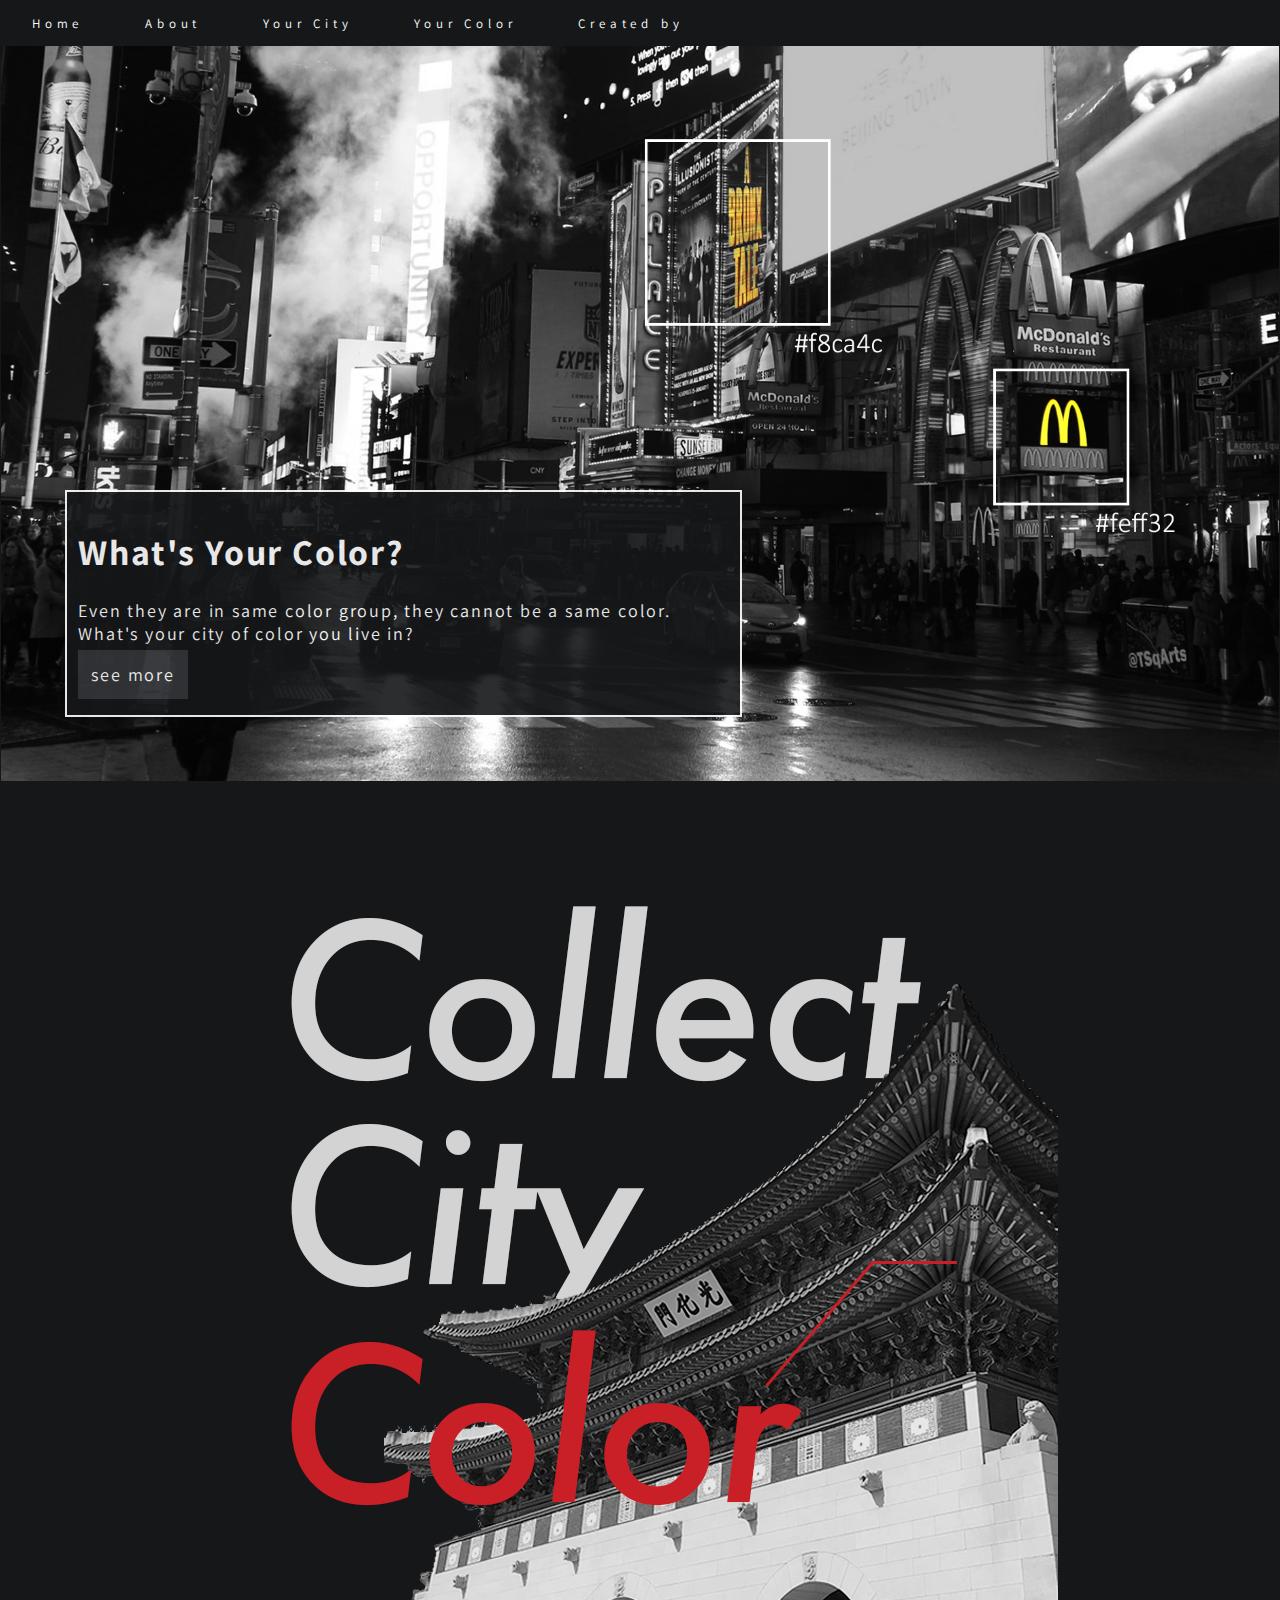
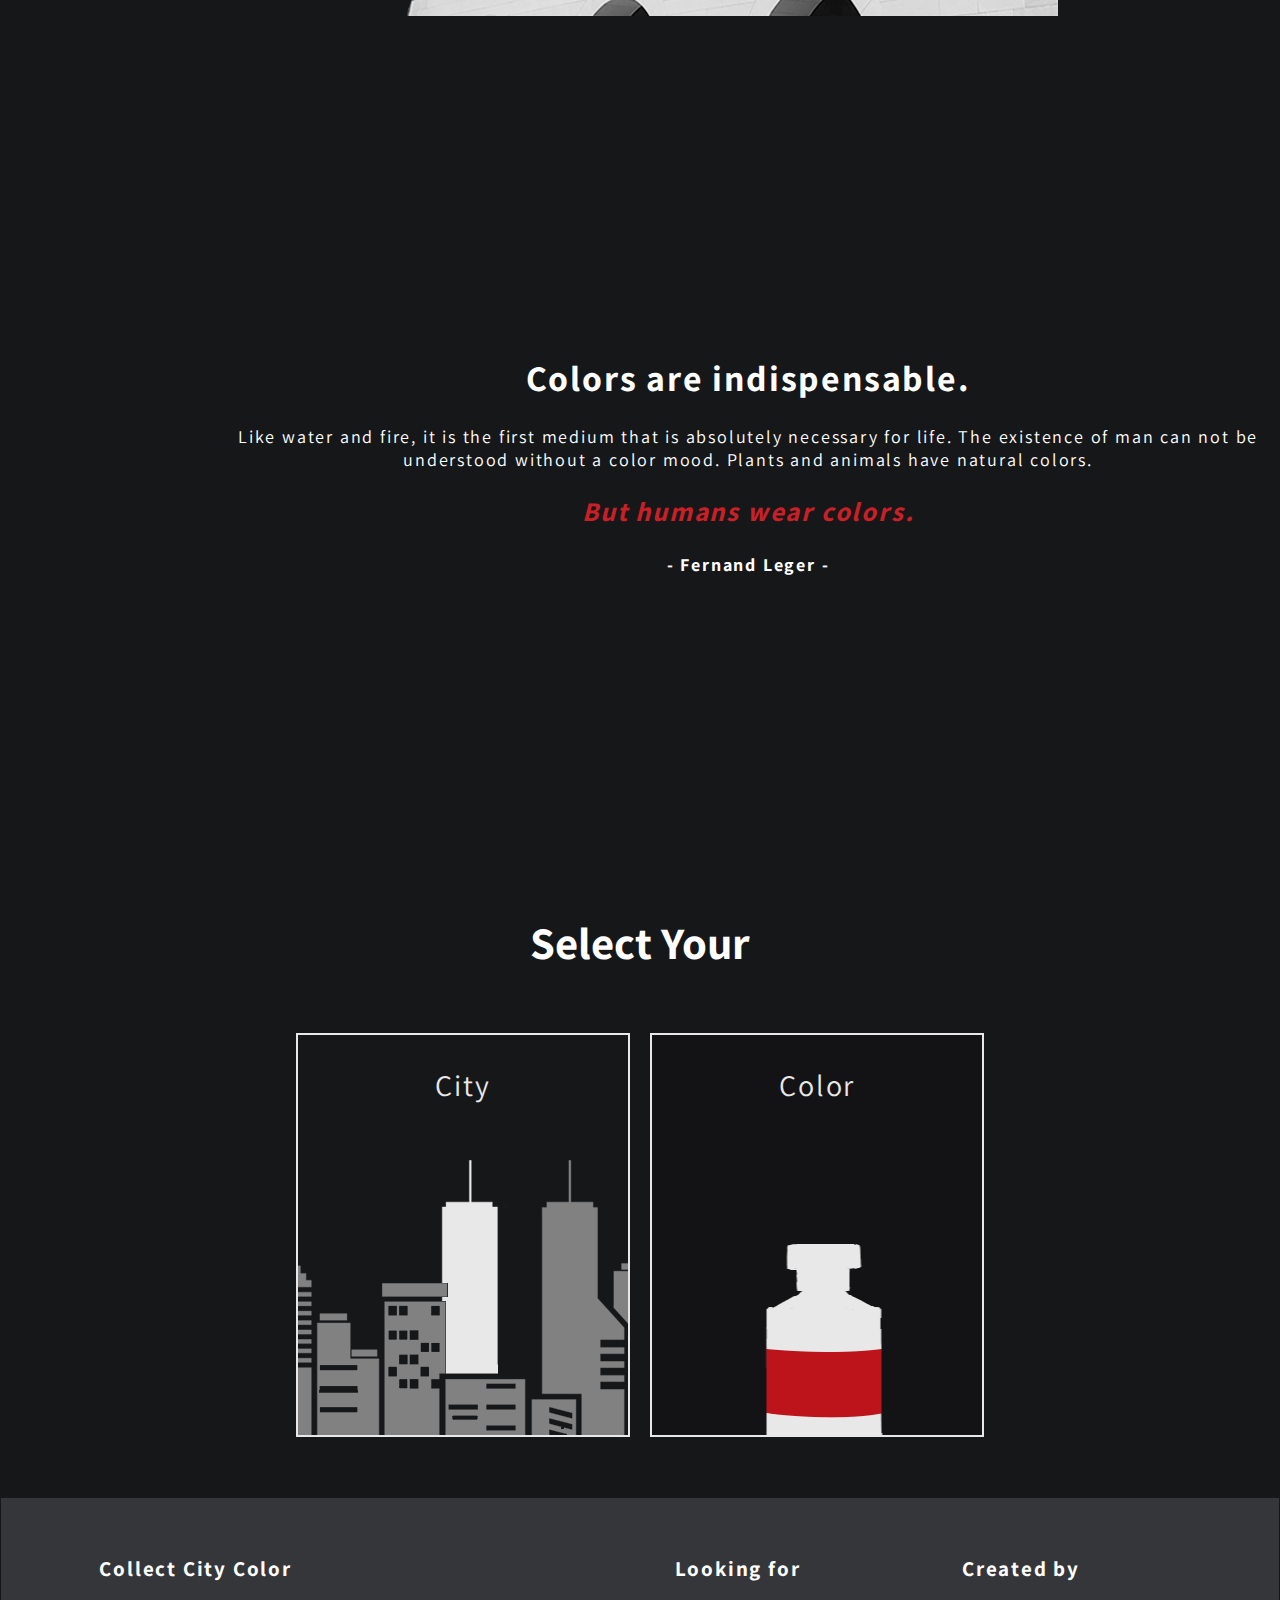
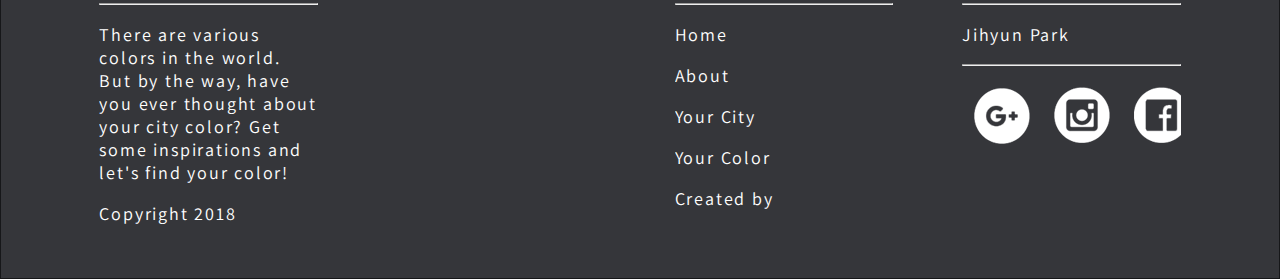
<file: index.html>
<!doctype html>
<html>
    <head>
        <link rel="stylesheet" type="text/css" href="css/style.css">
   <link href="https://fonts.googleapis.com/css?family=Assistant:300" rel="stylesheet">
        <meta name="viewport" content="width=device-width, initial-scale=1">
    </head>
    
    
    <body>
    <div class="big">
            <nav>
        <ul>
        <li><a href="index.html">Home</a></li>
        <li><a href="about.html">About</a></li>
        <li><a href="new.html">Your City</a></li>
        <li><a href="color.html">Your Color</a></li>
        <li><a href="contact.html">Created by</a></li>
        </ul>
        </nav>
        
    <div class="main">
    <div class="text">
    <h1>What's Your Color?</h1>
        <p>Even they are in same color group, they cannot be a same color. What's your city of color you live in?</p>
        <p><span class="button"><a href="about.html">see more</a></span></p>
    </div>
        </div>
 
    <div class="flex-grid">
    <div class="col">
        <img src="img/collect.png" class="img">
        </div>    
        
    <div class="col"> 
    <div class="para">
        <h1>Colors are indispensable.</h1><p>Like water and fire, it is the first medium that is absolutely necessary for life. The existence of man can not be understood without a color mood. Plants and animals have natural colors.</p><h2>But humans wear colors.</h2>
<h4>- Fernand Leger -</h4>        
        </div>
        </div>  
        </div>
        
        
        <div class="select"><h2>Select Your</h2></div>
        
        <div class="parent">
            
        <div class="mini image">
             <div class="texts"><a href="new.html"> City</a></div>
                
            </div>  
            
        <div class="mini color">
             <div class="texts"><a href="color.html">Color</a></div>
            </div>  
        </div>
        </div>
        
        
        
        <div class="bottom">
         <div class="home">
            <h3>Collect City Color</h3>
            <hr>
            <p>There are various colors in the world. But by the way, have you ever thought about your city color? Get some inspirations and let's find your color!  </p>
             <p>Copyright 2018</p>
            </div>
            
            <div class="home">
            <p></p>
            </div>
            
            <div class="home">
            <h3>Looking for</h3>
            <hr>
            <p><a href="index.html">Home</a></p>
            <p><a href="about.html">About</a></p>
            <p><a href="new.html">Your City</a></p><p><a href="color.html">Your Color</a></p>
            <p><a href="contact.html">Created by</a></p>
            </div>
            
            <div class="home">
            <h3>Created by</h3>
            <hr>
            <p>Jihyun Park</p>
            <hr>
             <div class="social">
                 <div class="icon"><a href="mailto:wlgus86022@gmail.com">
                 <img src="img/google.png"></a></div>
                 
                 <div class="icon"><a href="https://www.instagram.com/jiddoe">
                 <img src="img/ig.png"></a></div>
                 
                 <div class="icon"><a href="https://www.facebook.com/100009055423176">
                 <img src="img/fb.png"></a></div>
                 
                 <div class="icon"><a href="#">
                 <img src="img/in.png"></a></div>
                 
                </div>
            
                
            
            </div>
            
        </div>
    
        
    </body>

</html>
</file>
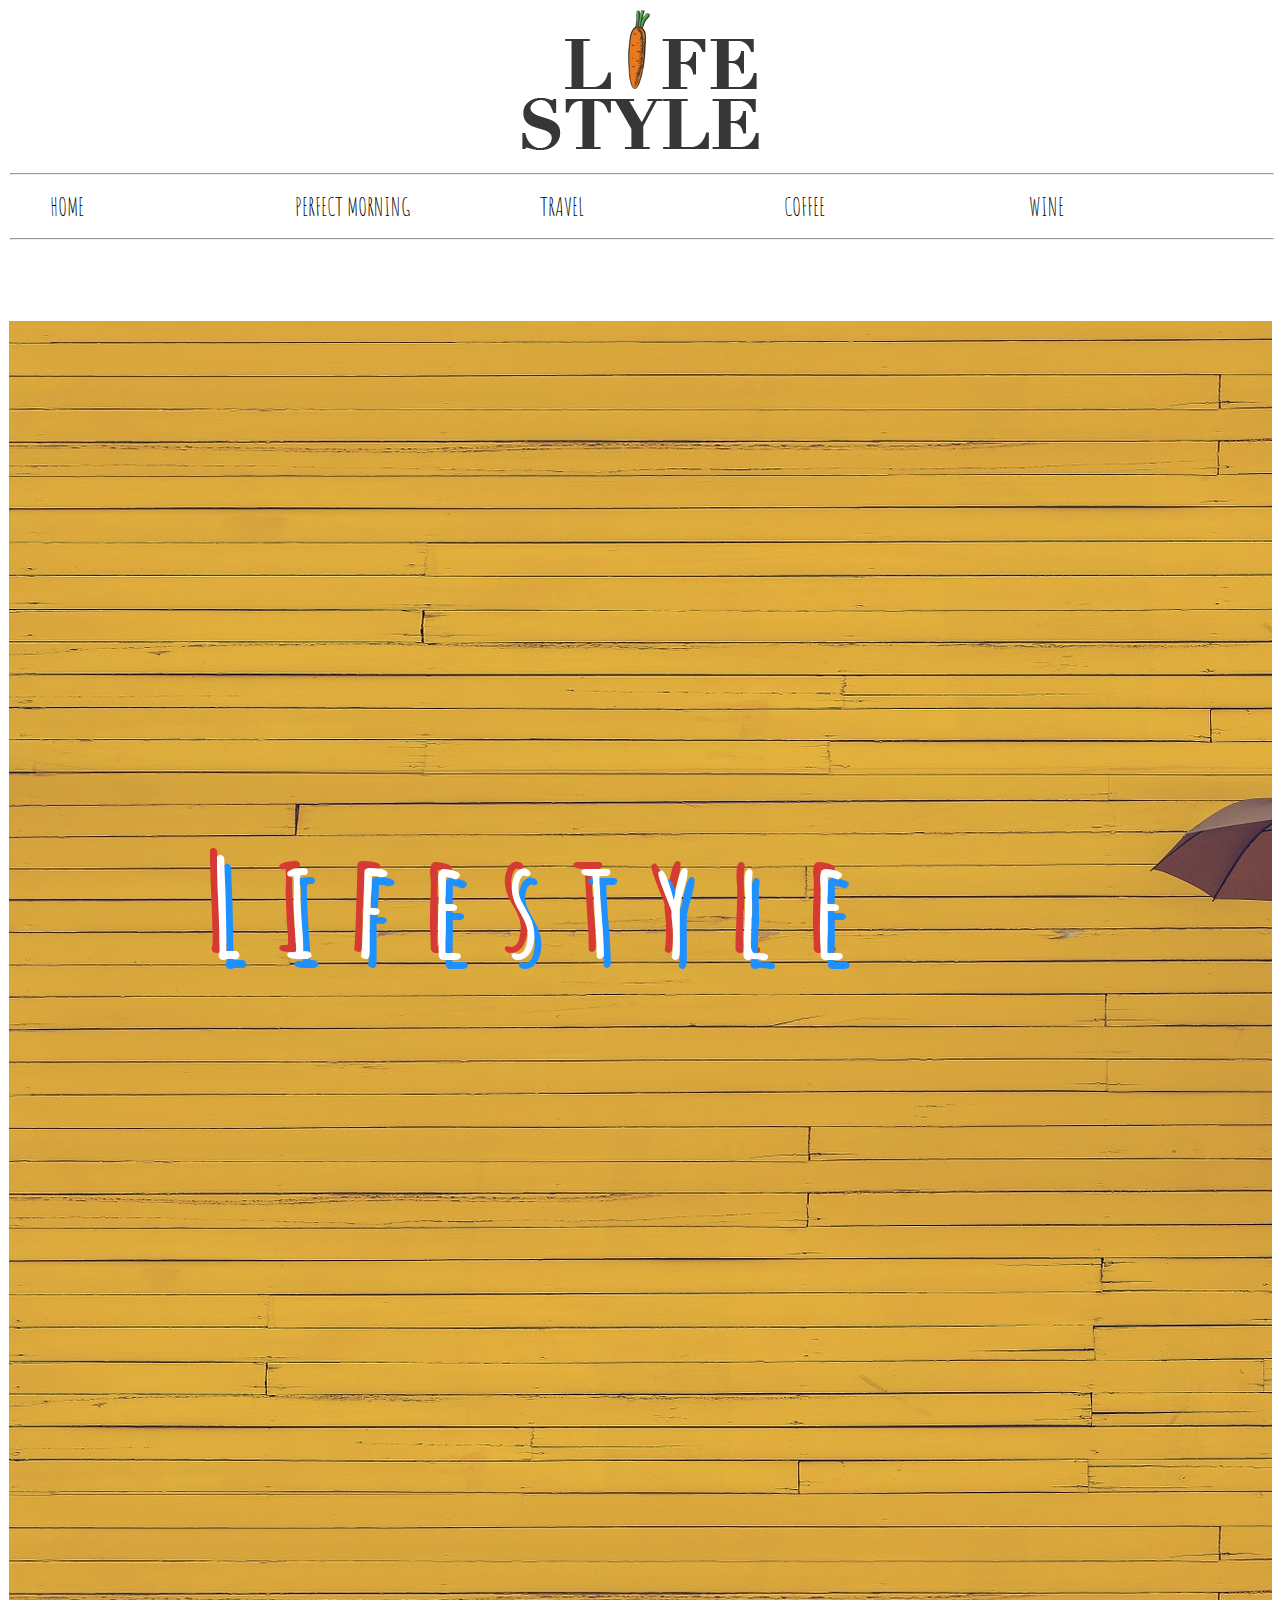
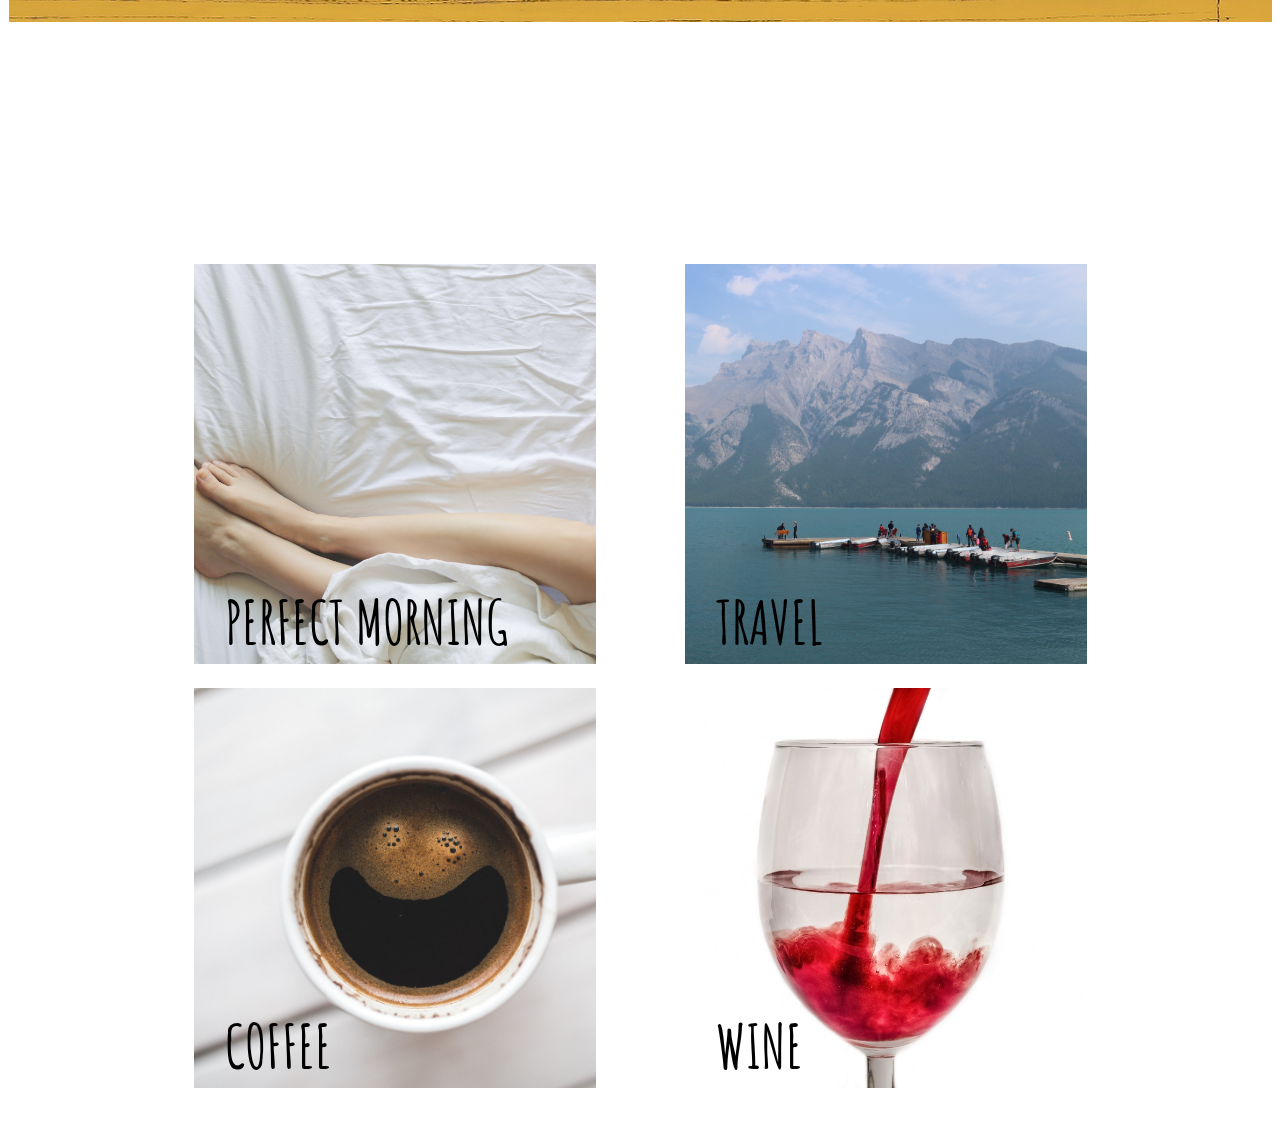
<file: orange/index.html>
<!doctype html>
<html>
<head>
    <link rel="stylesheet" type="text/css" href="style.css">
    <link href="https://fonts.googleapis.com/css?family=Amatic+SC|Fredericka+the+Great" rel="stylesheet">
</head>
<body> 
     <div class="wrapper">        
        <div class="logo">
            
        </div>    
        <div class="nav">
           <hr>
            <ul>
              <li><a href="index.html">HOME</a></li>
              <li><a href="perfect.html">PERFECT MORNING</a></li>
              <li><a href="travel.html">TRAVEL</a></li>
              <li><a href="coffee.html">COFFEE</a></li>
              <li><a href="wine.html">WINE</a></li>
            </ul>
            <hr>
        </div>
     </div>
    
    <div class="main">
    <h1 class="front">Lifestyle</h1>
    </div>
    
    <div class="parent first">
        <a href="perfect.html">
            <div class="one box">
                <h2>PERFECT MORNING</h2>
            </div></a>
        <a href="travel.html">
           <div class="two box">
                <h2>TRAVEL</h2>
            </div></a>
    </div>
    <div class="parent second">
        <a href="coffee.html">
           <div class="three box">
                <h2>COFFEE</h2>
            </div></a>
        <a href="wine.html">
           <div class="four box">
                <h2>WINE</h2>
            </div></a>
    </div>

</body>
</html>
</file>
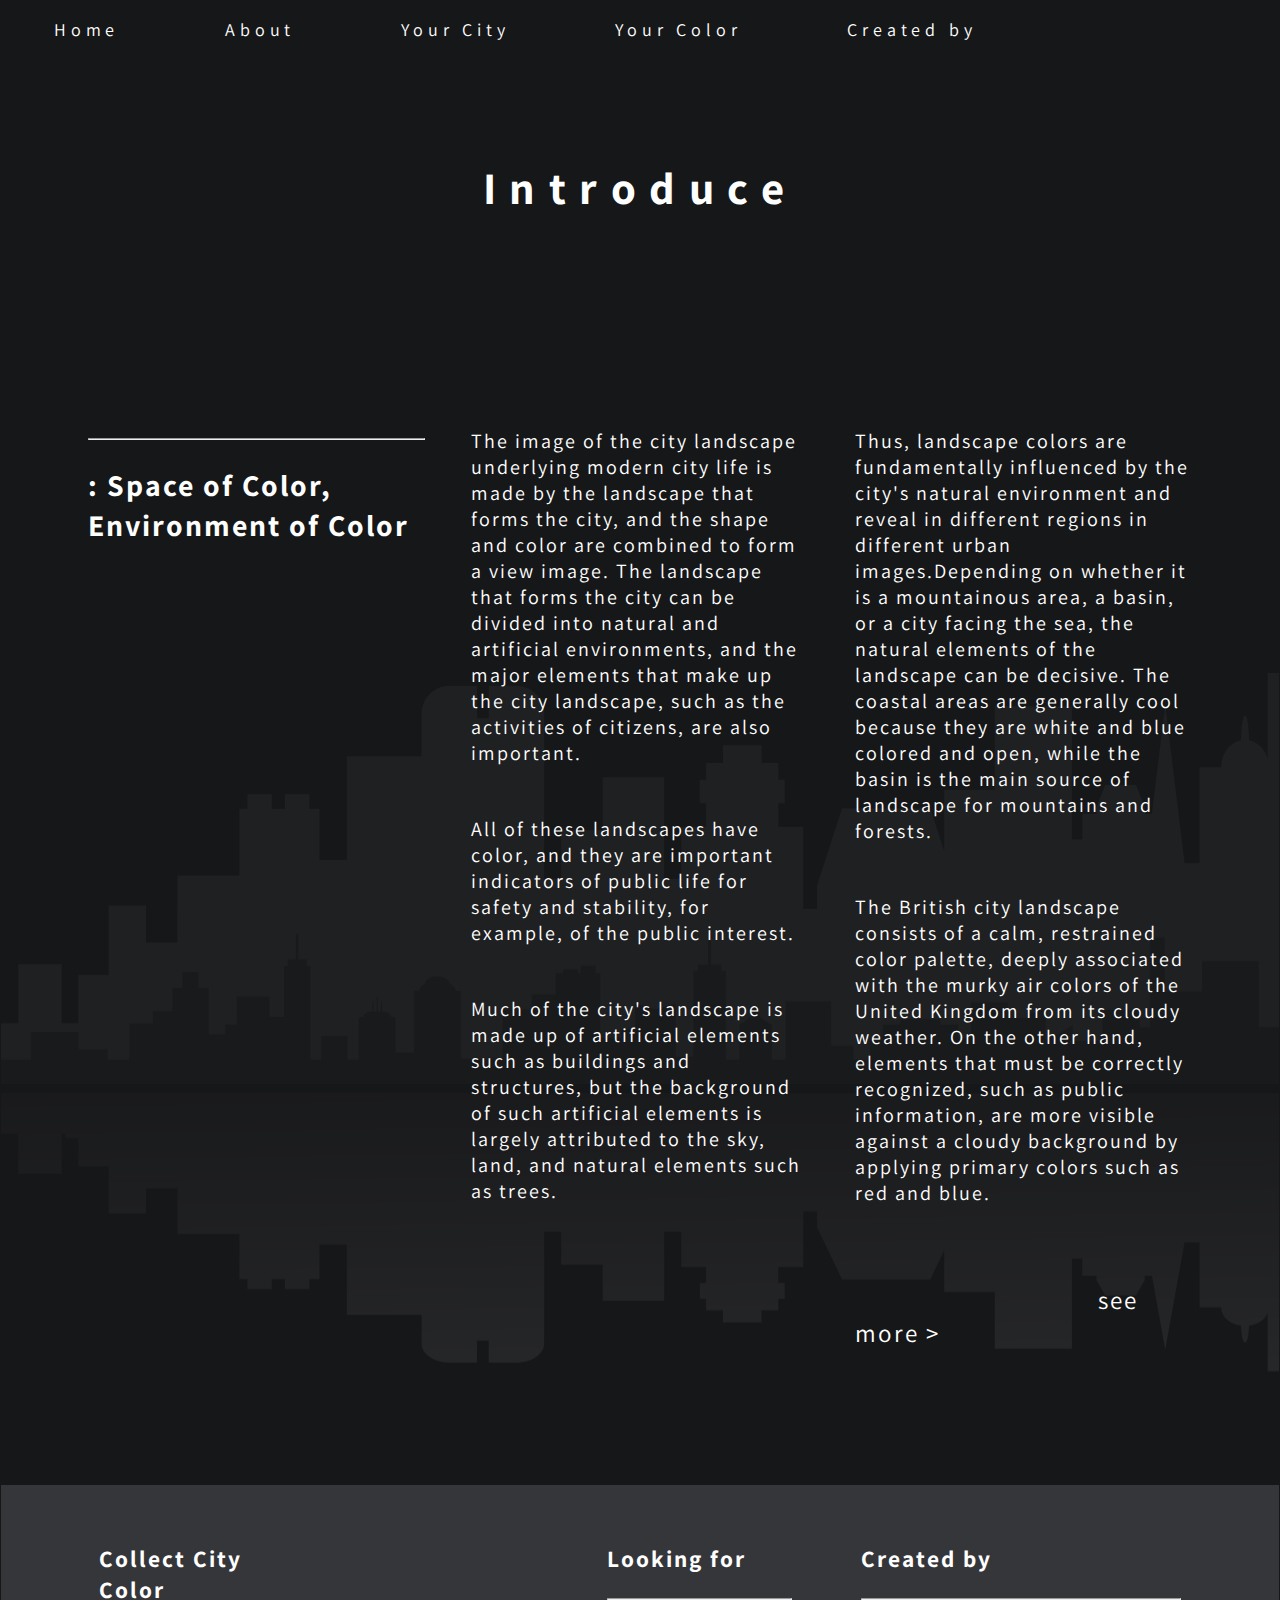
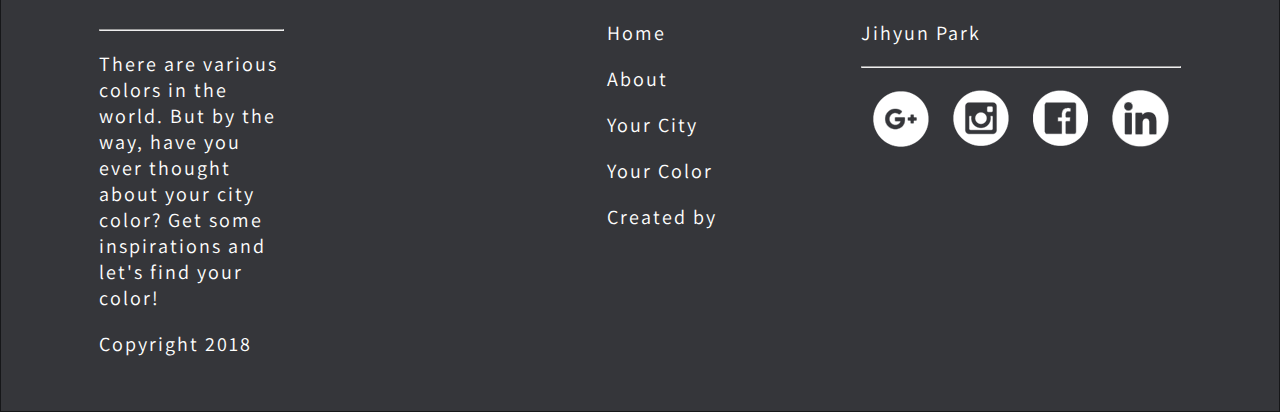
<file: about.html>
<!doctype html>
<html>
    <head>
        <link rel="stylesheet" type="text/css" href="css/about.css">
   <link href="https://fonts.googleapis.com/css?family=Assistant:300" rel="stylesheet">
    </head>
    <body>
    
        <div class="big">
           <nav>
        <ul>
        <li><a href="index.html">Home</a></li>
        <li><a href="about.html">About</a></li>
        <li><a href="new.html">Your City</a></li>
        <li><a href="color.html">Your Color</a></li>
        <li><a href="contact.html">Created by</a></li>
        </ul>
        </nav>
     
        
        <div class="main">
            <h1>Introduce</h1>
            </div>
        
        <div class="box">
             <div class="mini">
              <hr>
                <h2>: Space of Color, Environment of Color</h2>
          </div>
        
            
            <div class="mini">
            <p> 
                The image of the city landscape underlying modern city life is made by the landscape that forms the city, and the shape and color are combined to form a view image. The landscape that forms the city can be divided into natural and artificial environments, and the major elements that make up the city landscape, such as the activities of citizens, are also important. </p>
            <p>All of these landscapes have color, and they are important indicators of public life for safety and stability, for example, of the public interest.</p>
                <p>Much of the city's landscape is made up of artificial elements such as buildings and structures, but the background of such artificial elements is largely attributed to the sky, land, and natural elements such as trees. </p>
          </div>
            
        <div class="mini">
                <p>Thus, landscape colors are fundamentally influenced by the city's natural environment and reveal in different regions in different urban images.Depending on whether it is a mountainous area, a basin, or a city facing the sea, the natural elements of the landscape can be decisive. The coastal areas are generally cool because they are white and blue colored and open, while the basin is the main source of landscape for mountains and forests. </p><p>The British city landscape consists of a calm, restrained color palette, deeply associated with the murky air colors of the United Kingdom from its cloudy weather. On the other hand, elements that must be correctly recognized, such as public information, are more visible against a cloudy background by applying primary colors such as red and blue.</p>
            <br>
              <p><span class="button"><a href="new.html">see more > </a></span></p>
          </div>
                </div>
         
        </div>
      
        
       
        
        
           
              <div class="bottom">
         <div class="home">
            <h3>Collect City Color</h3>
            <hr>
            <p>There are various colors in the world. But by the way, have you ever thought about your city color? Get some inspirations and let's find your color!  </p>
             <p>Copyright 2018</p>
            </div>
            
            <div class="home">
            <p></p>
            </div>
            
            <div class="home">
            <h3>Looking for</h3>
            <hr>
            <p><a href="index.html">Home</a></p>
            <p><a href="about.html">About</a></p>
            <p><a href="new.html">Your City</a></p><p><a href="color.html">Your Color</a></p>
            <p><a href="contact.html">Created by</a></p>
            </div>
            
            <div class="home">
            <h3>Created by</h3>
            <hr>
            <p>Jihyun Park</p>
            <hr>
             <div class="social">
                 <div class="icon"><a href="mailto:wlgus86022@gmail.com">
                 <img src="img/google.png"></a></div>
                 
                 <div class="icon"><a href="https://www.instagram.com/jiddoe">
                 <img src="img/ig.png"></a></div>
                 
                 <div class="icon"><a href="https://www.facebook.com/100009055423176">
                 <img src="img/fb.png"></a></div>
                 
                 <div class="icon"><a href="#">
                 <img src="img/in.png"></a></div>
                 
                </div>
            
                
            
            </div>
            
        </div>
        
        
    </body>
</html>
</file>
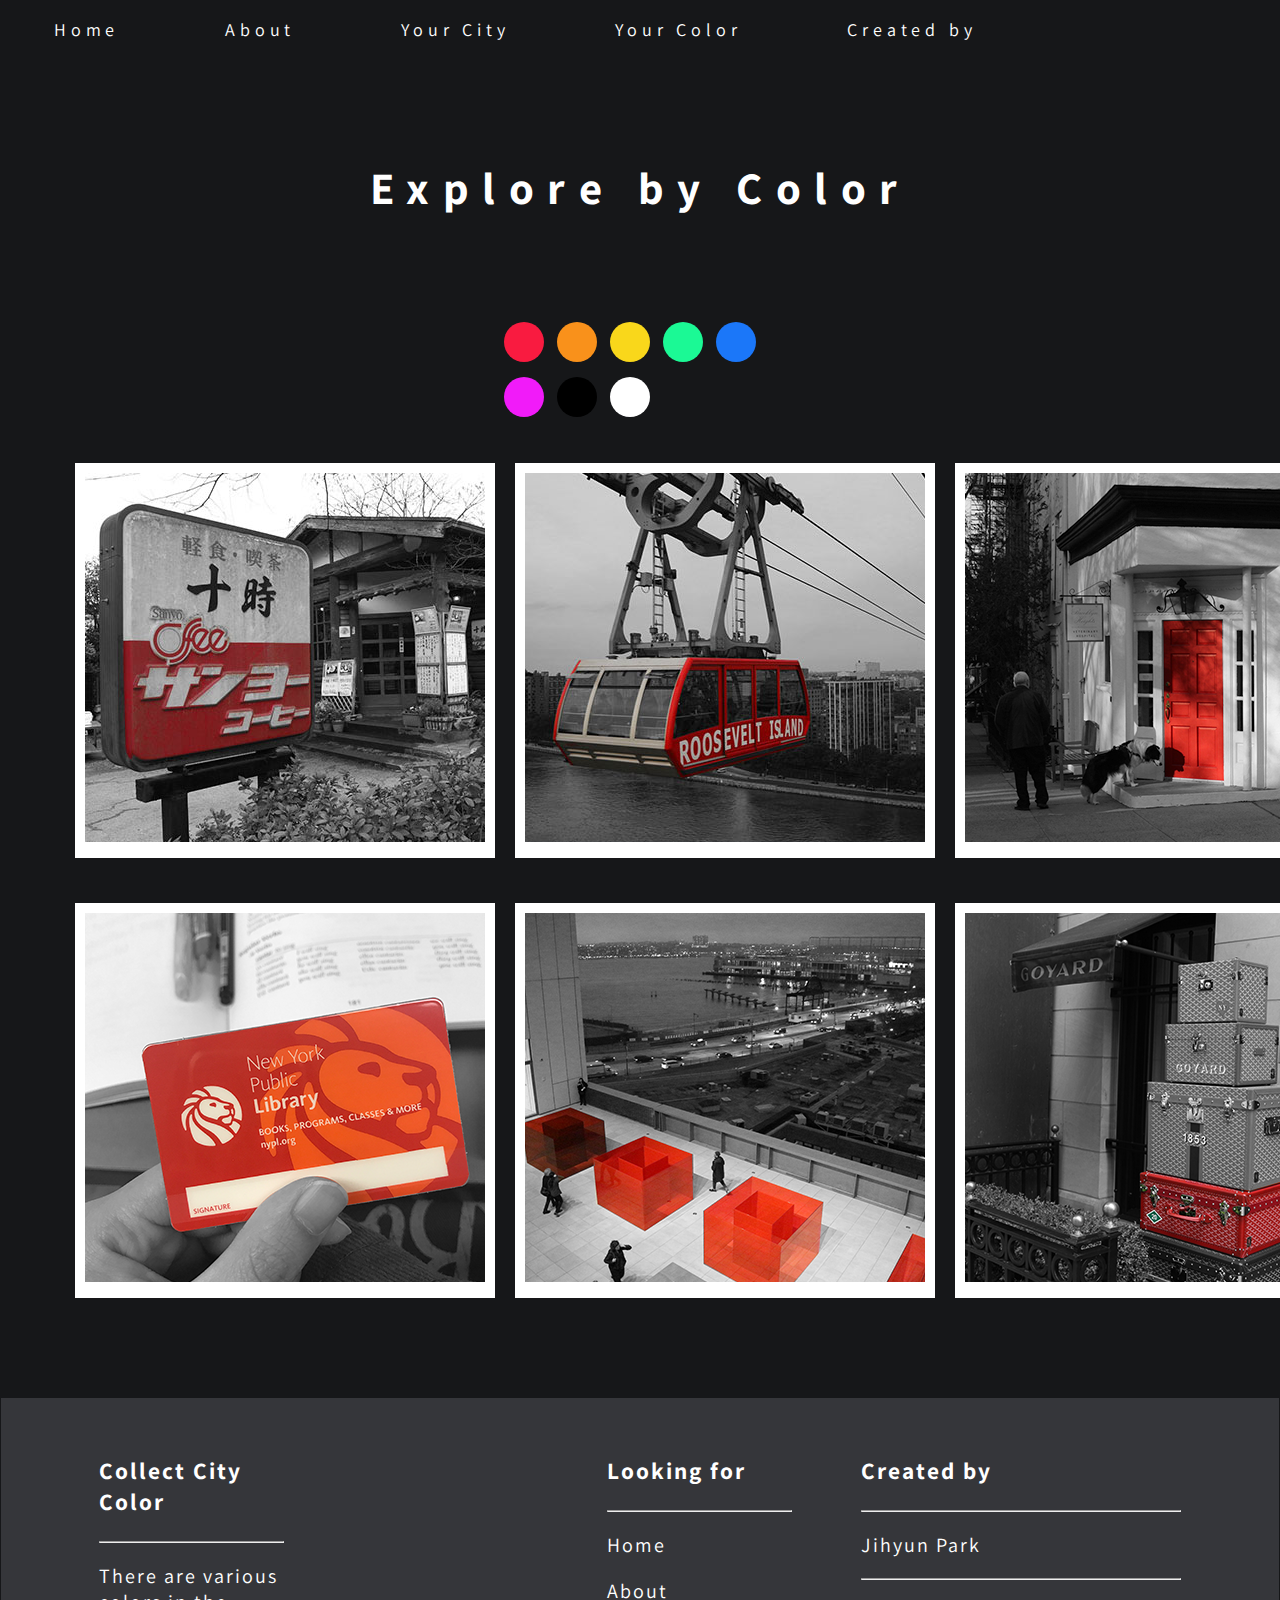
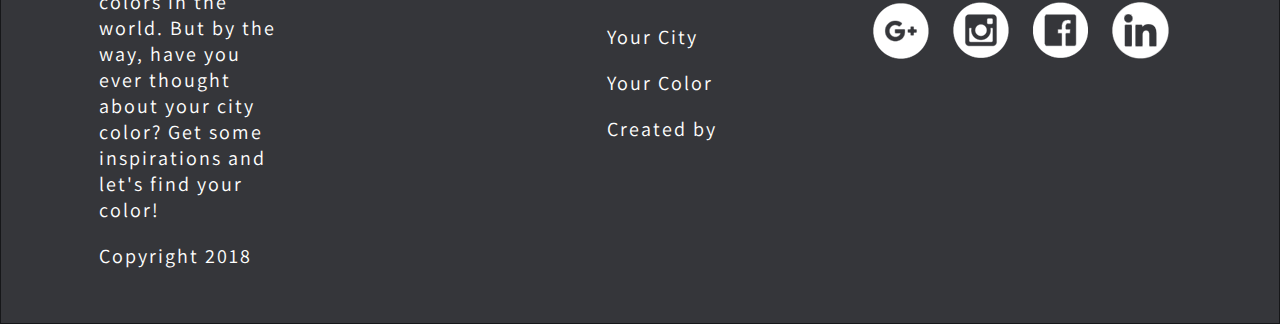
<file: color.html>
<!doctype html>
<html>
    <head>
        <link rel="stylesheet" type="text/css" href="css/color.css">
   <link href="https://fonts.googleapis.com/css?family=Assistant:300" rel="stylesheet">
    </head>
    <body>
       <div class="big">       
        <nav>
        <ul>
        <li><a href="index.html">Home</a></li>
        <li><a href="about.html">About</a></li>
        <li><a href="new.html">Your City</a></li>
        <li><a href="color.html">Your Color</a></li>
        <li><a href="contact.html">Created by</a></li>
        </ul>
        </nav>
    
        <div class="main">
        
        </div>

        
        <h1>Explore by Color</h1>
        
        <div class="dots">
        <a href="color.html"><span class="dot r"></span></a>
        <a href="orange.html"><span class="dot o"></span></a>
        <a href="yellow.html"><span class="dot y"></span></a>
        <a href="green.html"><span class="dot g"></span></a>
        <a href="blue.html"><span class="dot b"></span>
        </a>
        <a href="purple.html"><span class="dot pp"></span></a>
        <a href="black.html"><span class="dot bl"></span></a>
        <a href="white.html"><span class="dot w"></span></a>
        </div>
        
        
        
        <div class="parent">
        <div class="mini">
          <img src="img/yufuin.jpg" class="small">
         
        </div>
    
        <div class="mini">
            <img src="img/tramm.jpg" class="small">
        </div>
            
        <div class="mini">
            <img src="img/door.png" class="small">
        </div>
            
            <div class="mini">
            <img src="img/gugg.png" class="small">
        </div>
        </div>
        
        <div class="parent">
        <div class="mini">
          <img src="img/card.png" class="small">
         
        </div>
    
        <div class="mini">
            <img src="img/box.png" class="small">
        </div>
            
        <div class="mini">
            <img src="img/bag.png" class="small">
        </div>
            
            <div class="mini">
            <img src="img/amigo.png" class="small">
        </div>
        </div>
        
    </div>


        
       
        
        
               <div class="bottom">
         <div class="home">
            <h3>Collect City Color</h3>
            <hr>
            <p>There are various colors in the world. But by the way, have you ever thought about your city color? Get some inspirations and let's find your color!  </p>
             <p>Copyright 2018</p>
            </div>
            
            <div class="home">
            <p></p>
            </div>
            
            <div class="home">
            <h3>Looking for</h3>
            <hr>
            <p><a href="index.html">Home</a></p>
            <p><a href="about.html">About</a></p>
            <p><a href="new.html">Your City</a></p><p><a href="color.html">Your Color</a></p>
            <p><a href="contact.html">Created by</a></p>
            </div>
            
            <div class="home">
            <h3>Created by</h3>
            <hr>
            <p>Jihyun Park</p>
            <hr>
             <div class="social">
                 <div class="icon"><a href="mailto:wlgus86022@gmail.com">
                 <img src="img/google.png"></a></div>
                 
                 <div class="icon"><a href="https://www.instagram.com/jiddoe">
                 <img src="img/ig.png"></a></div>
                 
                 <div class="icon"><a href="https://www.facebook.com/100009055423176">
                 <img src="img/fb.png"></a></div>
                 
                 <div class="icon"><a href="#">
                 <img src="img/in.png"></a></div>
                 
                </div>
            
                
            
            </div>
            
        </div>
</file>
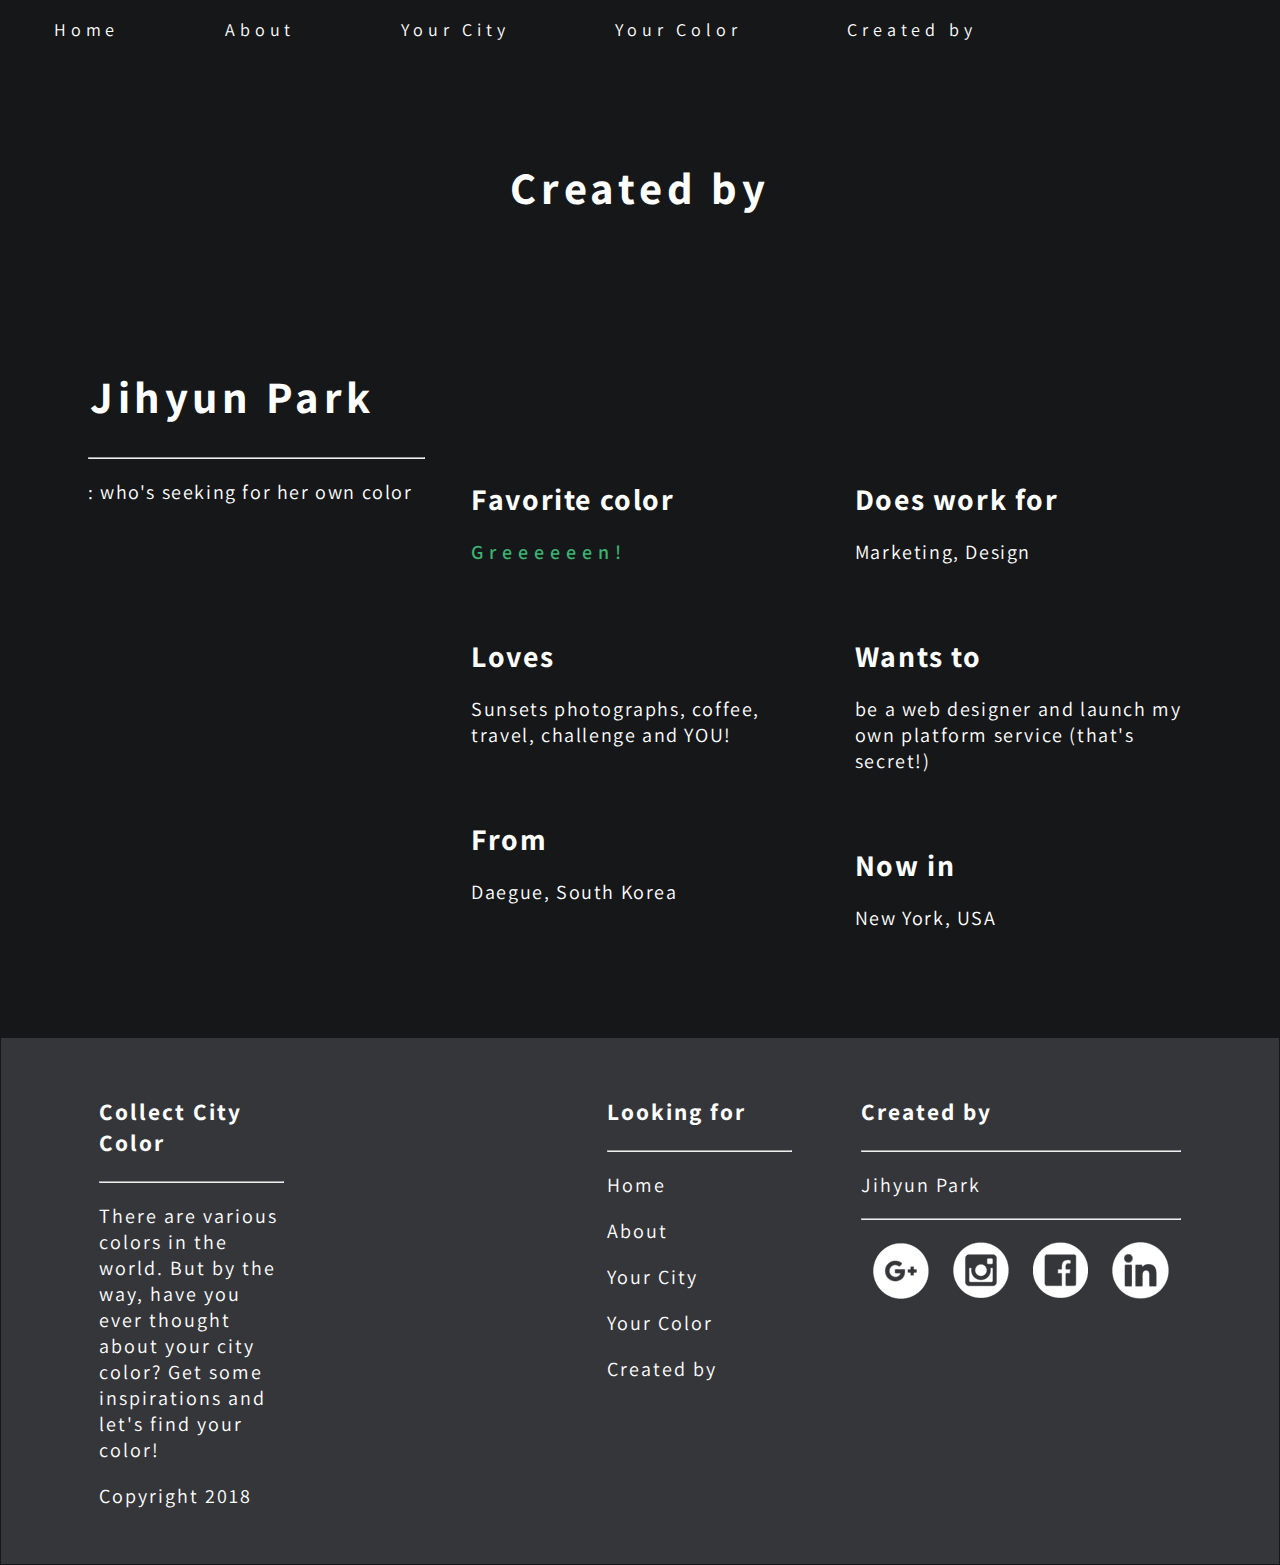
<file: contact.html>
<!doctype html>
<html>
    <head>
        <link rel="stylesheet" type="text/css" href="css/contact.css">
   <link href="https://fonts.googleapis.com/css?family=Assistant:300" rel="stylesheet">
    </head>
    <body>
    
        <div class="big">
         <nav>
         <ul>
            <li><a href="index.html">Home</a></li>
            <li><a href="about.html">About</a></li>
            <li><a href="new.html">Your City</a></li>
            <li><a href="color.html">Your Color</a></li>
            <li><a href="contact.html">Created by</a></li>
            </ul>
        </nav>
     
        
        <div class="main">
            <h1>Created by</h1>
        </div>
        
            <h2>Jihyun Park</h2>

        <div class="box">
            <div class="mini">
                <hr>
                <p>: who's seeking for her own color</p>
            </div>
        
            
            <div class="mini">
                <h3>Favorite color</h3>
                <p class="green">Greeeeeen!</p>
                <br>
                <h3>Loves</h3>
                <p>Sunsets photographs, coffee, travel, challenge and YOU! </p>
                <br>
                <h3>From</h3>
                <p>Daegue, South Korea</p>
            </div>
            
            <div class="mini">
                <h3>Does work for</h3>
                <p>Marketing, Design</p>
                <br>
                <h3>Wants to</h3>
                <p>be a web designer and launch my own platform service (that's secret!)</p>
                <br>
                <h3>Now in</h3>
                <p>New York, USA</p>               
            </div>
            
        </div>
      
        
       
        </div>
        
           
                <div class="bottom">
         <div class="home">
            <h3>Collect City Color</h3>
            <hr>
            <p>There are various colors in the world. But by the way, have you ever thought about your city color? Get some inspirations and let's find your color!  </p>
             <p>Copyright 2018</p>
            </div>
            
            <div class="home">
            <p></p>
            </div>
            
            <div class="home">
            <h3>Looking for</h3>
            <hr>
            <p><a href="index.html">Home</a></p>
            <p><a href="about.html">About</a></p>
            <p><a href="new.html">Your City</a></p><p><a href="color.html">Your Color</a></p>
            <p><a href="contact.html">Created by</a></p>
            </div>
            
            <div class="home">
            <h3>Created by</h3>
            <hr>
            <p>Jihyun Park</p>
            <hr>
             <div class="social">
                 <div class="icon"><a href="mailto:wlgus86022@gmail.com">
                 <img src="img/google.png"></a></div>
                 
                 <div class="icon"><a href="https://www.instagram.com/jiddoe">
                 <img src="img/ig.png"></a></div>
                 
                 <div class="icon"><a href="https://www.facebook.com/100009055423176">
                 <img src="img/fb.png"></a></div>
                 
                 <div class="icon"><a href="#">
                 <img src="img/in.png"></a></div>
                 
                </div>
            
                
            
            </div>
            
        </div>
        
        
    </body>
</html>
</file>
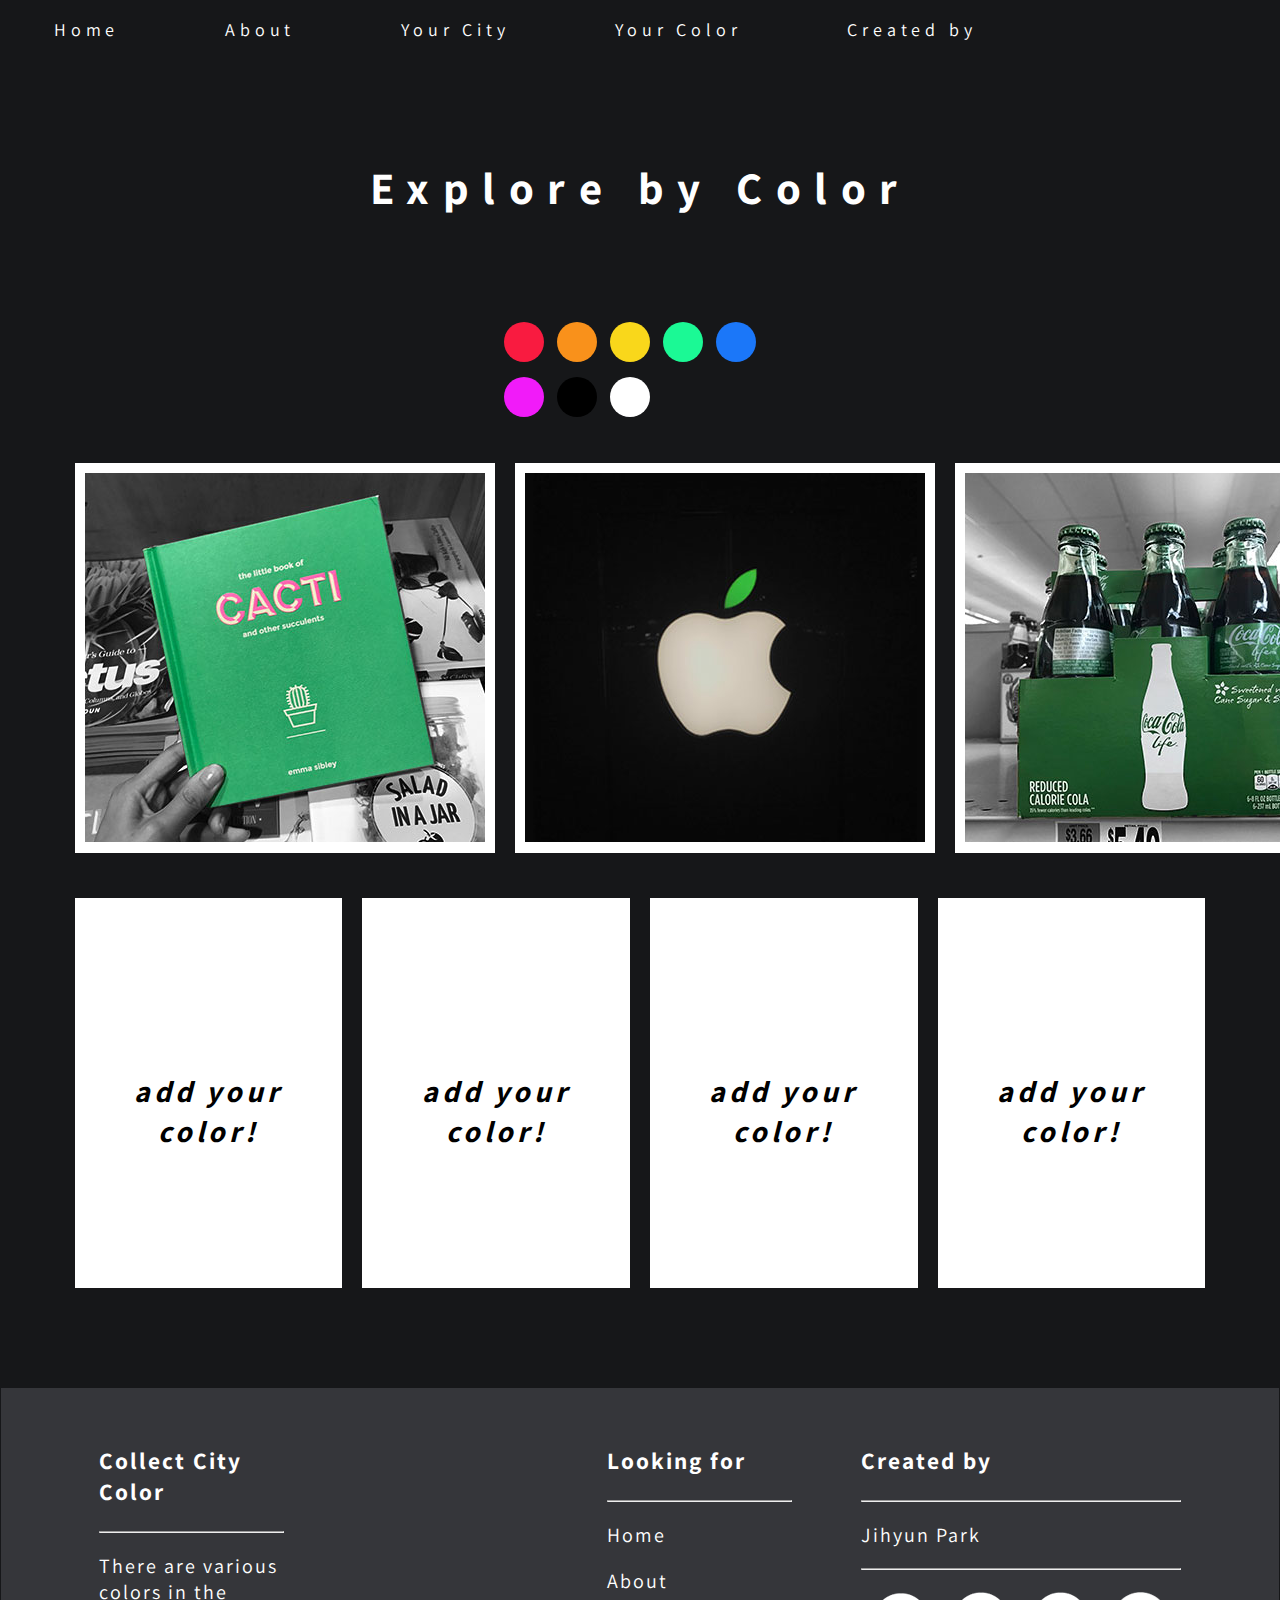
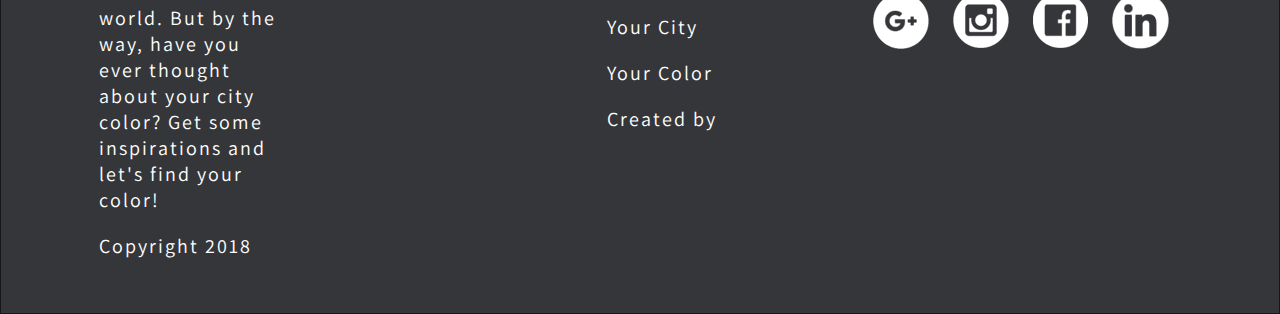
<file: green.html>
<!doctype html>
<html>
    <head>
        <link rel="stylesheet" type="text/css" href="css/green.css">
   <link href="https://fonts.googleapis.com/css?family=Assistant:300" rel="stylesheet">
    </head>
    <body>
        <div class="big">      
        <nav>
        <ul>
        <li><a href="index.html">Home</a></li>
        <li><a href="about.html">About</a></li>
        <li><a href="new.html">Your City</a></li>
        <li><a href="color.html">Your Color</a></li>
        <li><a href="contact.html">Created by</a></li>
        </ul>
        </nav>
    
        <div class="main">
        
        </div>

        
        <h1>Explore by Color</h1>
        
        <div class="dots">
        <a href="color.html"><span class="dot r"></span></a>
        <a href="orange.html"><span class="dot o"></span></a>
        <a href="yellow.html"><span class="dot y"></span></a>
        <a href="green.html"><span class="dot g"></span></a>
        <a href="blue.html"><span class="dot b"></span></a>
        <a href="purple.html"><span class="dot pp"></span></a>
        <a href="black.html"><span class="dot bl"></span></a>
        <a href="white.html"><span class="dot w"></span></a>
        </div>
        
        
        
        <div class="parent">
            <div class="mini">
            <img src="img/cacti.jpg" class="small">
        </div>
        <div class="mini">
          <img src="img/appl.jpg" class="small">
         
        </div>
        <div class="mini">
            <img src="img/coca.jpg"s class="small">
        </div>

        <div class="mini">
            <img src="img/car.jpg" class="small">
        </div>
            
        
            
            
        </div>
        
        <div class="parent">
        <div class="mini">
         <h4>add your color!</h4>
        </div>
    
        <div class="mini">
            <h4>add your color!</h4>
        </div>
            
        <div class="mini">
            <h4>add your color!</h4>
        </div>
            
            <div class="mini">
            <h4>add your color!</h4>
        </div>
        </div>
        
    </div>


        
       
        
        
               <div class="bottom">
         <div class="home">
            <h3>Collect City Color</h3>
            <hr>
            <p>There are various colors in the world. But by the way, have you ever thought about your city color? Get some inspirations and let's find your color!  </p>
             <p>Copyright 2018</p>
            </div>
            
            <div class="home">
            <p></p>
            </div>
            
            <div class="home">
            <h3>Looking for</h3>
            <hr>
            <p><a href="index.html">Home</a></p>
            <p><a href="about.html">About</a></p>
            <p><a href="new.html">Your City</a></p><p><a href="color.html">Your Color</a></p>
            <p><a href="contact.html">Created by</a></p>
            </div>
            
            <div class="home">
            <h3>Created by</h3>
            <hr>
            <p>Jihyun Park</p>
            <hr>
             <div class="social">
                 <div class="icon"><a href="mailto:wlgus86022@gmail.com">
                 <img src="img/google.png"></a></div>
                 
                 <div class="icon"><a href="https://www.instagram.com/jiddoe">
                 <img src="img/ig.png"></a></div>
                 
                 <div class="icon"><a href="https://www.facebook.com/100009055423176">
                 <img src="img/fb.png"></a></div>
                 
                 <div class="icon"><a href="#">
                 <img src="img/in.png"></a></div>
                 
                </div>
            
                
            
            </div>
            
        </div>
</file>
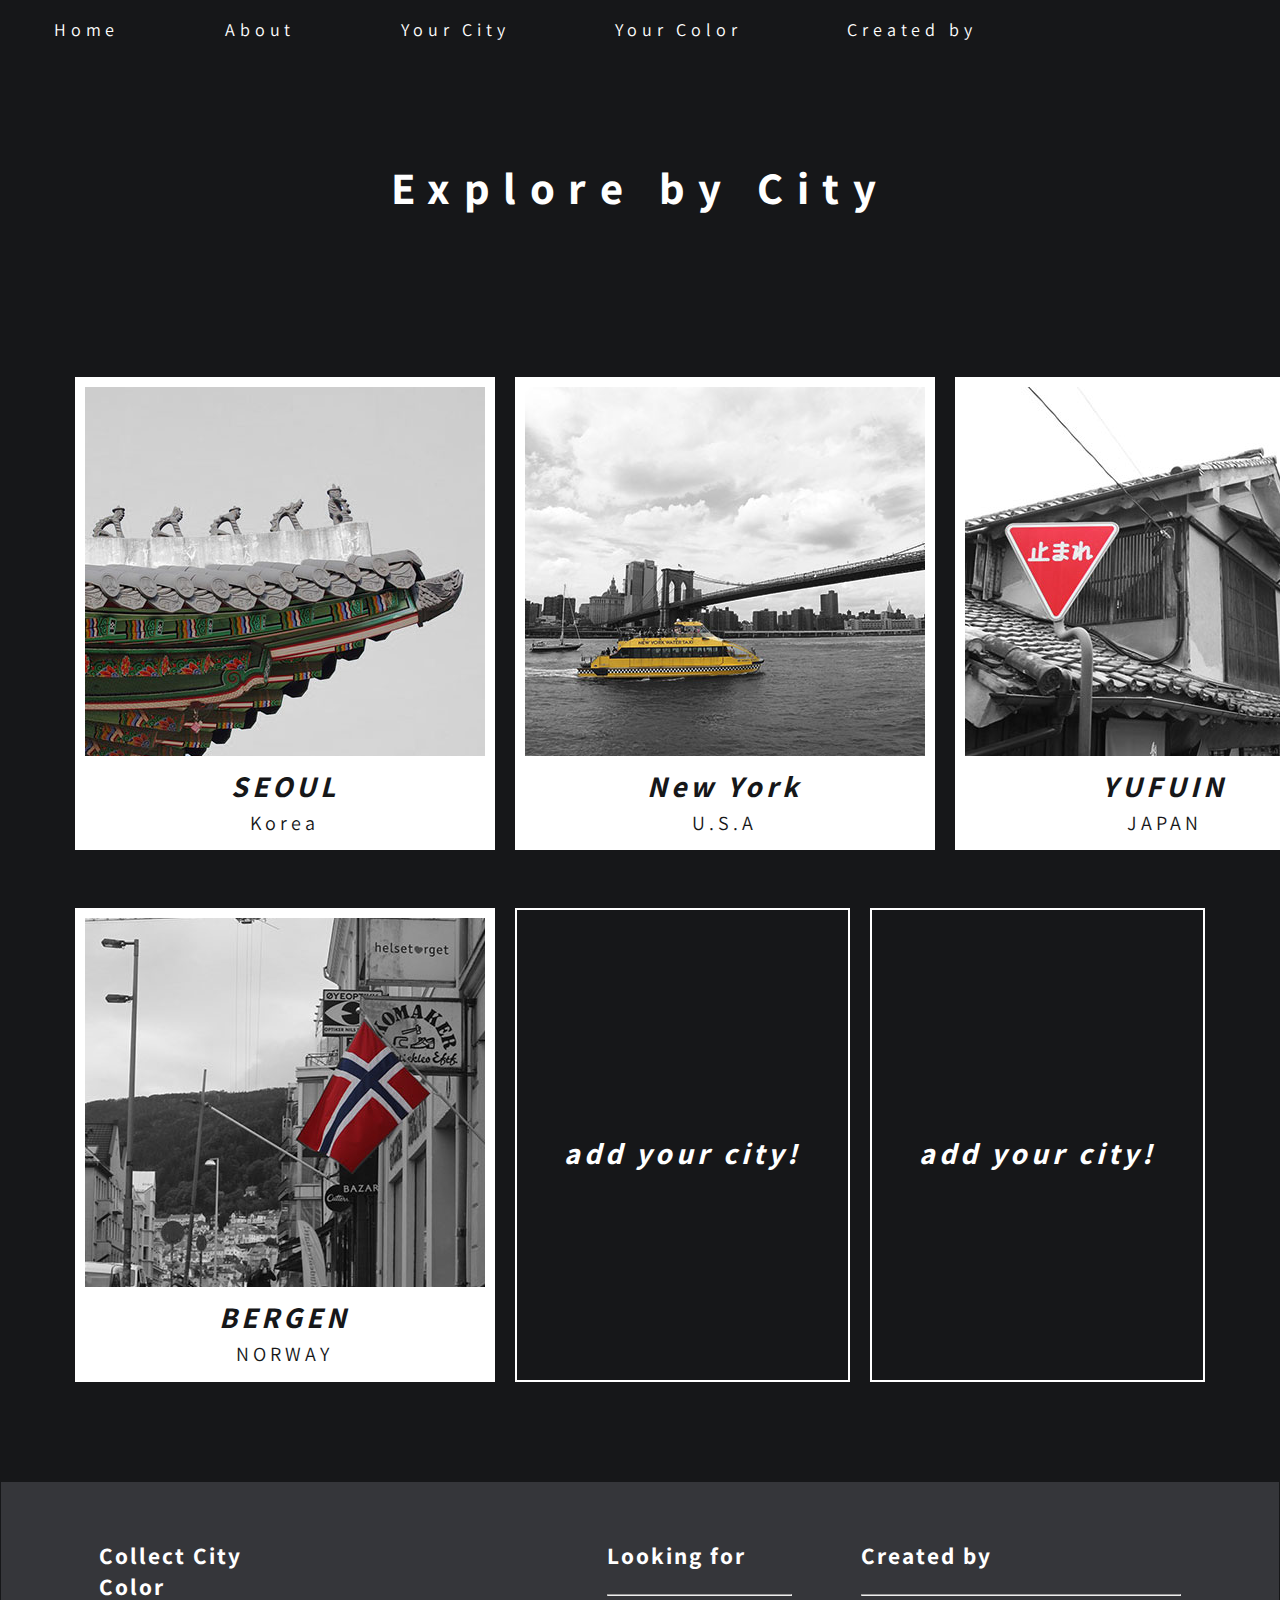
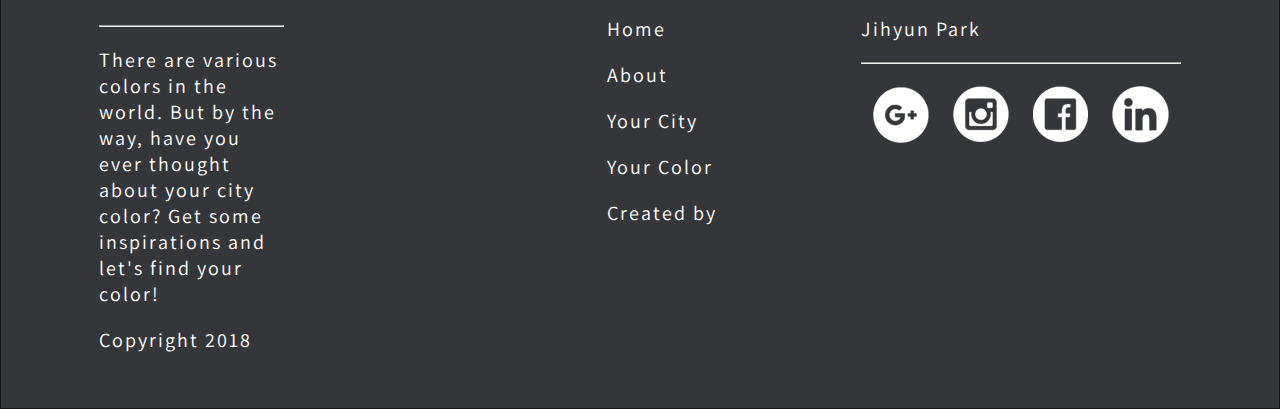
<file: new.html>
<!doctype html>
<html>
    <head>
        <link rel="stylesheet" type="text/css" href="css/new.css">
   <link href="https://fonts.googleapis.com/css?family=Assistant:300" rel="stylesheet">
    </head>
    <body>
     <div class="big"> 
        <nav>
        <ul>
        <li><a href="index.html">Home</a></li>
        <li><a href="about.html">About</a></li>
        <li><a href="new.html">Your City</a></li>
        <li><a href="color.html">Your Color</a></li>
        <li><a href="contact.html">Created by</a></li>
        </ul>
        </nav>
    
        <div class="main">
        
        </div>

        
        <h1>Explore by City</h1>
        
        <div class="parent">
        <div class="mini">
         <a href="#">
          <img src="img/seoul.jpg" class="small">
          <h4>SEOUL</h4>
          <p>Korea</p>
         </a>
        </div>
    
        <div class="mini">
          <a href="newyork.html">
            <img src="img/yellow.jpg" class="small">
             <h4>New York</h4>
            <p>U.S.A</p>
          
           </a>
        </div>
            
        <div class="mini">
          <a href="#">
            <img src="img/yufuinsign.jpg" class="small">
            <h4>YUFUIN</h4>
            <p>JAPAN</p>
          </a>
        </div>
        </div>
        
        <div class="parent">
        <div class="mini">
         <a href="#">
          <img src="img/norway.JPG" class="small">
          <h4>BERGEN</h4>
          <p>NORWAY</p>
         </a>
        </div>
    
         <div class="mini yufuin">
          <a href="#">
            <h4>add your city!</h4>
          </a>
        </div>
            
        <div class="mini yufuin">
          <a href="#">
            <h4>add your city!</h4>
          </a>
        </div>
        </div>
      
        </div>   
       
        
        
               <div class="bottom">
         <div class="home">
            <h3>Collect City Color</h3>
            <hr>
            <p>There are various colors in the world. But by the way, have you ever thought about your city color? Get some inspirations and let's find your color!  </p>
             <p>Copyright 2018</p>
            </div>
            
            <div class="home">
            <p></p>
            </div>
            
            <div class="home">
            <h3>Looking for</h3>
            <hr>
            <p><a href="index.html">Home</a></p>
            <p><a href="about.html">About</a></p>
            <p><a href="new.html">Your City</a></p><p><a href="color.html">Your Color</a></p>
            <p><a href="contact.html">Created by</a></p>
            </div>
            
            <div class="home">
            <h3>Created by</h3>
            <hr>
            <p>Jihyun Park</p>
            <hr>
             <div class="social">
                 <div class="icon"><a href="mailto:wlgus86022@gmail.com">
                 <img src="img/google.png"></a></div>
                 
                 <div class="icon"><a href="https://www.instagram.com/jiddoe">
                 <img src="img/ig.png"></a></div>
                 
                 <div class="icon"><a href="https://www.facebook.com/100009055423176">
                 <img src="img/fb.png"></a></div>
                 
                 <div class="icon"><a href="#">
                 <img src="img/in.png"></a></div>
                 
                </div>
            
                
            
            </div>
            
        </div>
</file>
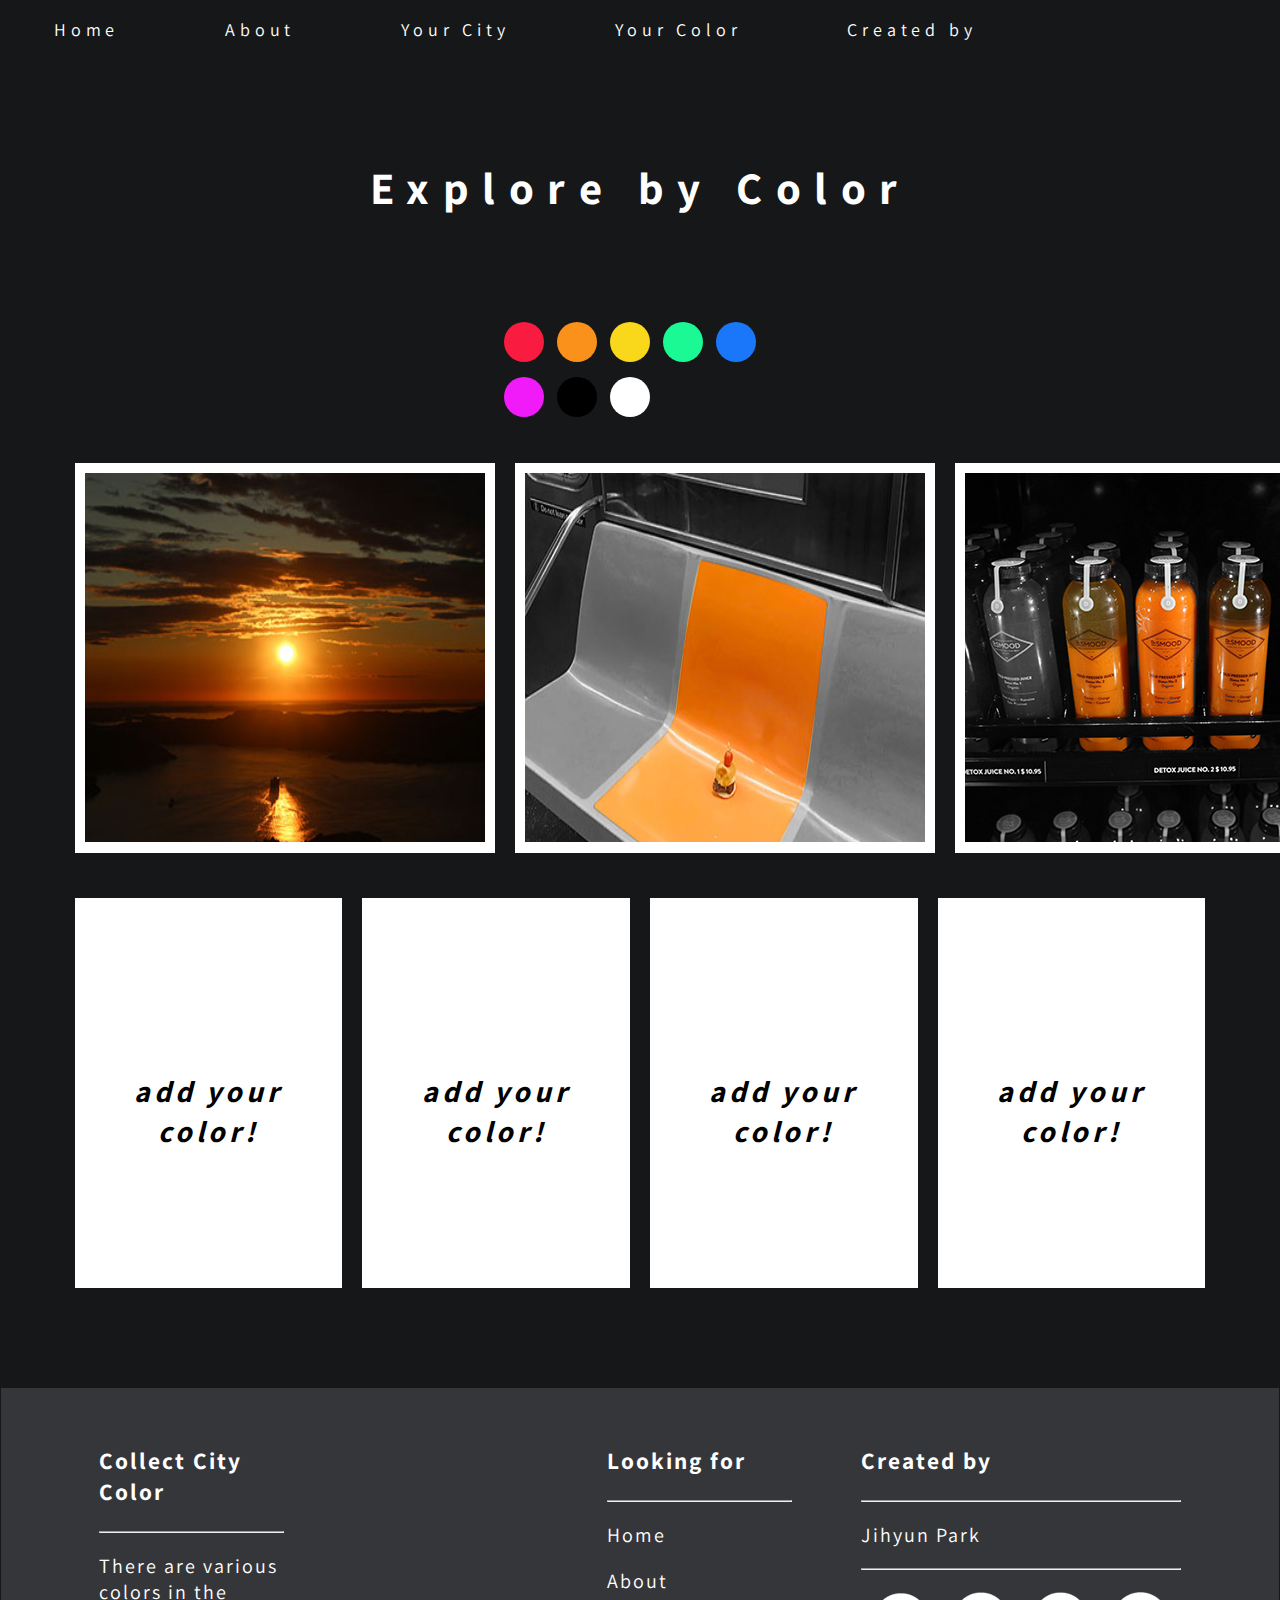
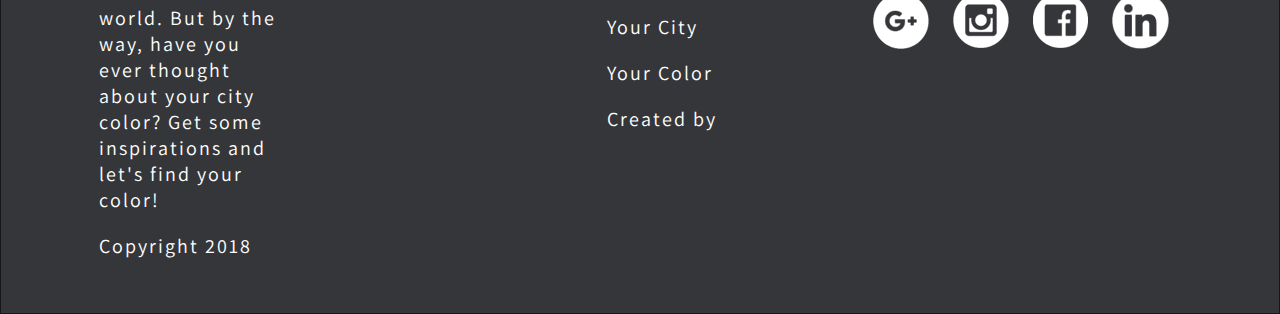
<file: orange.html>
<!doctype html>
<html>
    <head>
        <link rel="stylesheet" type="text/css" href="css/orange.css">
   <link href="https://fonts.googleapis.com/css?family=Assistant:300" rel="stylesheet">
    </head>
    <body>
        <div class="big">      
        <nav>
        <ul>
        <li><a href="index.html">Home</a></li>
        <li><a href="about.html">About</a></li>
        <li><a href="new.html">Your City</a></li>
        <li><a href="color.html">Your Color</a></li>
        <li><a href="contact.html">Created by</a></li>
        </ul>
        </nav>
    
        <div class="main">
        
        </div>

        
        <h1>Explore by Color</h1>
        
        <div class="dots">
        <a href="color.html"><span class="dot r"></span></a>
        <a href="orange.html"><span class="dot o"></span></a>
        <a href="yellow.html"><span class="dot y"></span></a>
        <a href="green.html"><span class="dot g"></span></a>
        <a href="blue.html"><span class="dot b"></span></a>
        <a href="purple.html"><span class="dot pp"></span></a>
        <a href="black.html"><span class="dot bl"></span></a>
        <a href="white.html"><span class="dot w"></span></a>
        </div>
        
        
        
        <div class="parent">
        <div class="mini">
          <img src="img/sunsetsmall.jpg" class="small">
         
        </div>
    
        <div class="mini">
            <img src="img/hamburgersmall.jpg" class="small">
        </div>
            
        <div class="mini">
            <img src="img/smood.png"s class="small">
        </div>
            
            <div class="mini">
            <img src="img/paint.png" class="small">
        </div>
        </div>
        
        <div class="parent">
        <div class="mini">
          <h4>add your color!</h4>
         
        </div>
    
        <div class="mini">
            <h4>add your color!</h4>
        </div>
            
        <div class="mini">
            <h4>add your color!</h4>
        </div>
            
            <div class="mini">
            <h4>add your color!</h4>
        </div>
        </div>
        
    </div>


        
       
        
        
               <div class="bottom">
         <div class="home">
            <h3>Collect City Color</h3>
            <hr>
            <p>There are various colors in the world. But by the way, have you ever thought about your city color? Get some inspirations and let's find your color!  </p>
             <p>Copyright 2018</p>
            </div>
            
            <div class="home">
            <p></p>
            </div>
            
            <div class="home">
            <h3>Looking for</h3>
            <hr>
            <p><a href="index.html">Home</a></p>
            <p><a href="about.html">About</a></p>
            <p><a href="new.html">Your City</a></p><p><a href="color.html">Your Color</a></p>
            <p><a href="contact.html">Created by</a></p>
            </div>
            
            <div class="home">
            <h3>Created by</h3>
            <hr>
            <p>Jihyun Park</p>
            <hr>
             <div class="social">
                 <div class="icon"><a href="mailto:wlgus86022@gmail.com">
                 <img src="img/google.png"></a></div>
                 
                 <div class="icon"><a href="https://www.instagram.com/jiddoe">
                 <img src="img/ig.png"></a></div>
                 
                 <div class="icon"><a href="https://www.facebook.com/100009055423176">
                 <img src="img/fb.png"></a></div>
                 
                 <div class="icon"><a href="#">
                 <img src="img/in.png"></a></div>
                 
                </div>
            
                
            
            </div>
            
        </div>
</file>
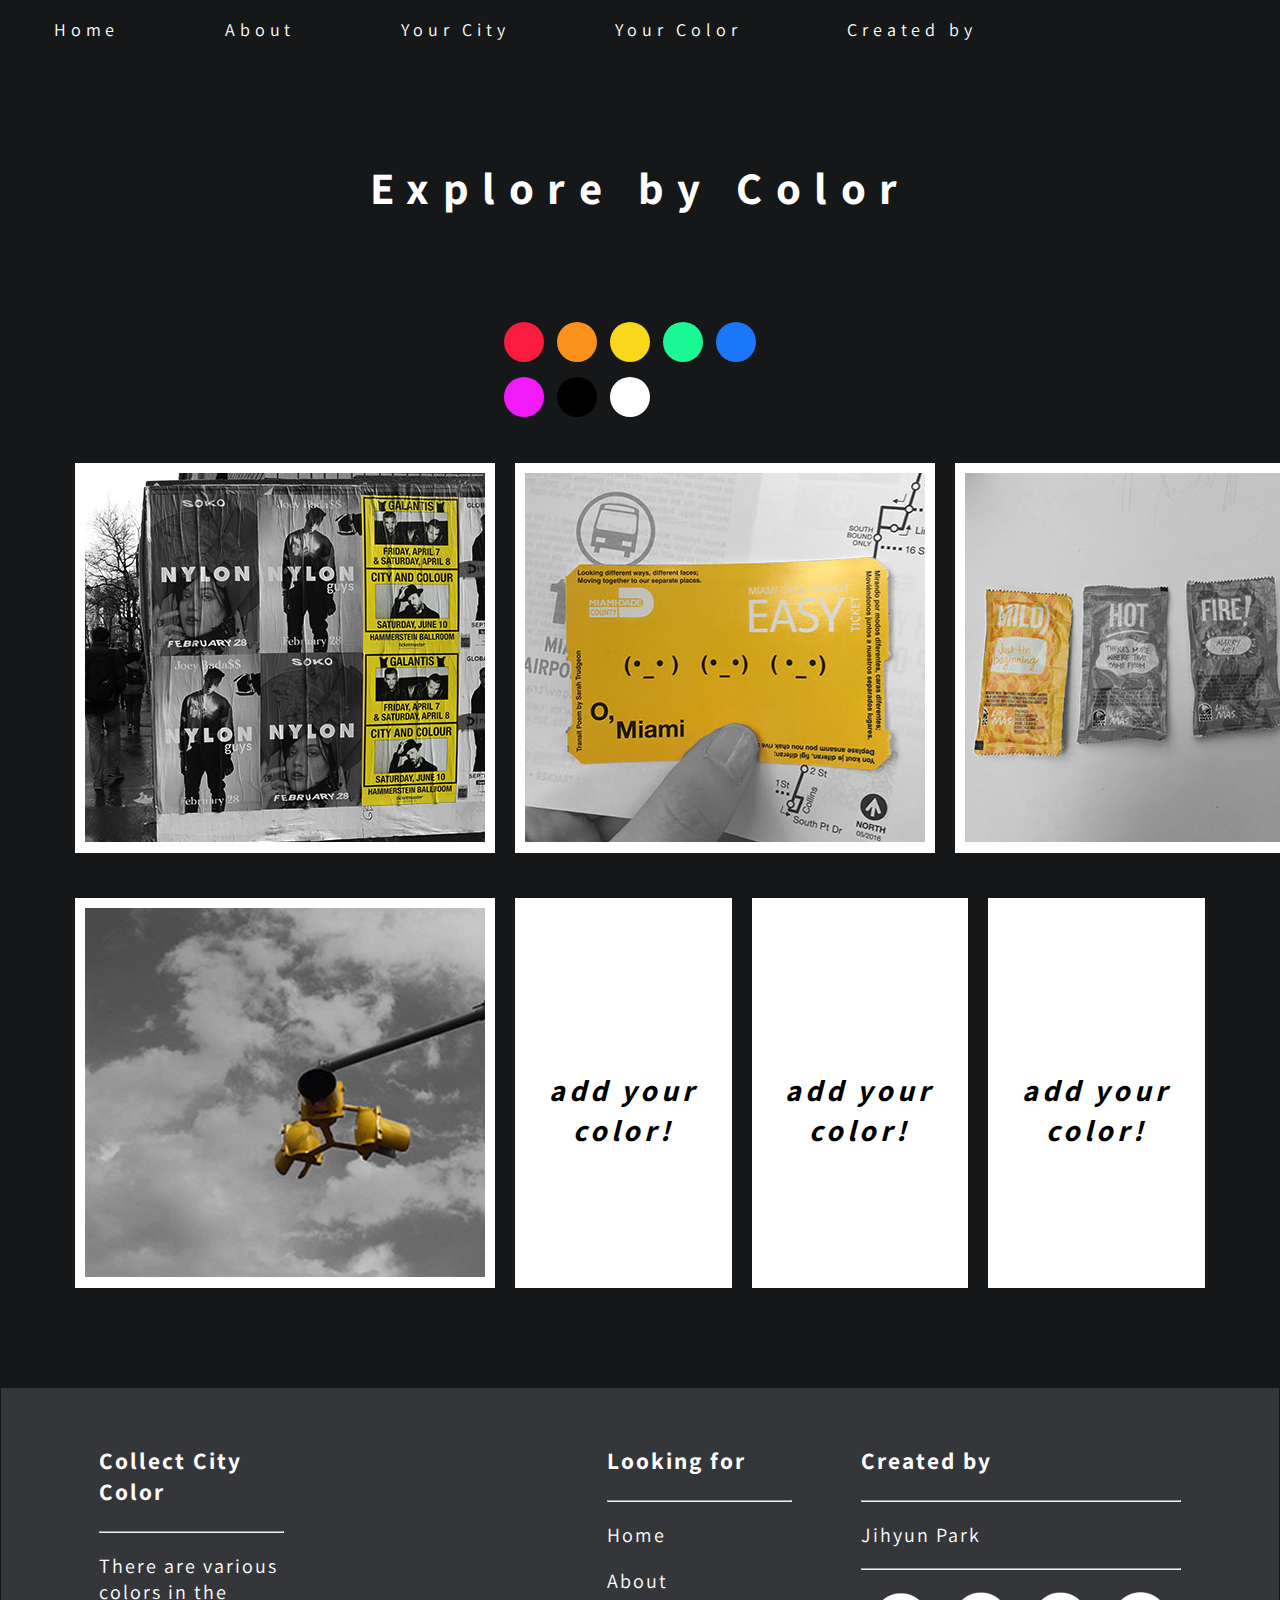
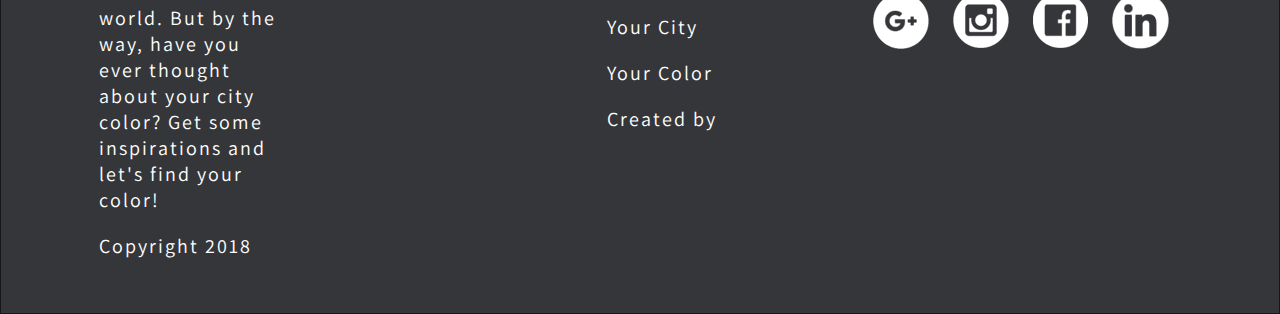
<file: yellow.html>
<!doctype html>
<html>
    <head>
        <link rel="stylesheet" type="text/css" href="css/yellow.css">
   <link href="https://fonts.googleapis.com/css?family=Assistant:300" rel="stylesheet">
    </head>
    <body>
        <div class="big">      
        <nav>
        <ul>
        <li><a href="index.html">Home</a></li>
        <li><a href="about.html">About</a></li>
        <li><a href="new.html">Your City</a></li>
        <li><a href="color.html">Your Color</a></li>
        <li><a href="contact.html">Created by</a></li>
        </ul>
        </nav>
    
        <div class="main">
        
        </div>

        
        <h1>Explore by Color</h1>
        
        <div class="dots">
        <a href="color.html"><span class="dot r"></span></a>
        <a href="orange.html"><span class="dot o"></span></a>
        <a href="yellow.html"><span class="dot y"></span></a>
        <a href="green.html"><span class="dot g"></span></a>
        <a href="blue.html"><span class="dot b"></span></a>
        <a href="purple.html"><span class="dot pp"></span></a>
        <a href="black.html"><span class="dot bl"></span></a>
        <a href="white.html"><span class="dot w"></span></a>
        </div>
        
        
        
        <div class="parent">
        <div class="mini">
          <img src="img/poster.png" class="small">
         
        </div>
    
        <div class="mini">
            <img src="img/ticket.jpg" class="small">
        </div>
            
        <div class="mini">
            <img src="img/sauce.jpg"s class="small">
        </div>
            
            <div class="mini">
            <img src="img/yellow.jpg" class="small">
        </div>
        </div>
        
        <div class="parent">
        <div class="mini">
         <img src="img/lamp.jpg" class="small">
         
        </div>
    
        <div class="mini">
            <h4>add your color!</h4>
        </div>
            
        <div class="mini">
            <h4>add your color!</h4>
        </div>
            
            <div class="mini">
            <h4>add your color!</h4>
        </div>
        </div>
        
    </div>


        
       
        
        
               <div class="bottom">
         <div class="home">
            <h3>Collect City Color</h3>
            <hr>
            <p>There are various colors in the world. But by the way, have you ever thought about your city color? Get some inspirations and let's find your color!  </p>
             <p>Copyright 2018</p>
            </div>
            
            <div class="home">
            <p></p>
            </div>
            
            <div class="home">
            <h3>Looking for</h3>
            <hr>
            <p><a href="index.html">Home</a></p>
            <p><a href="about.html">About</a></p>
            <p><a href="new.html">Your City</a></p><p><a href="color.html">Your Color</a></p>
            <p><a href="contact.html">Created by</a></p>
            </div>
            
            <div class="home">
            <h3>Created by</h3>
            <hr>
            <p>Jihyun Park</p>
            <hr>
             <div class="social">
                 <div class="icon"><a href="mailto:wlgus86022@gmail.com">
                 <img src="img/google.png"></a></div>
                 
                 <div class="icon"><a href="https://www.instagram.com/jiddoe">
                 <img src="img/ig.png"></a></div>
                 
                 <div class="icon"><a href="https://www.facebook.com/100009055423176">
                 <img src="img/fb.png"></a></div>
                 
                 <div class="icon"><a href="#">
                 <img src="img/in.png"></a></div>
                 
                </div>
            
                
            
            </div>
            
        </div>
</file>
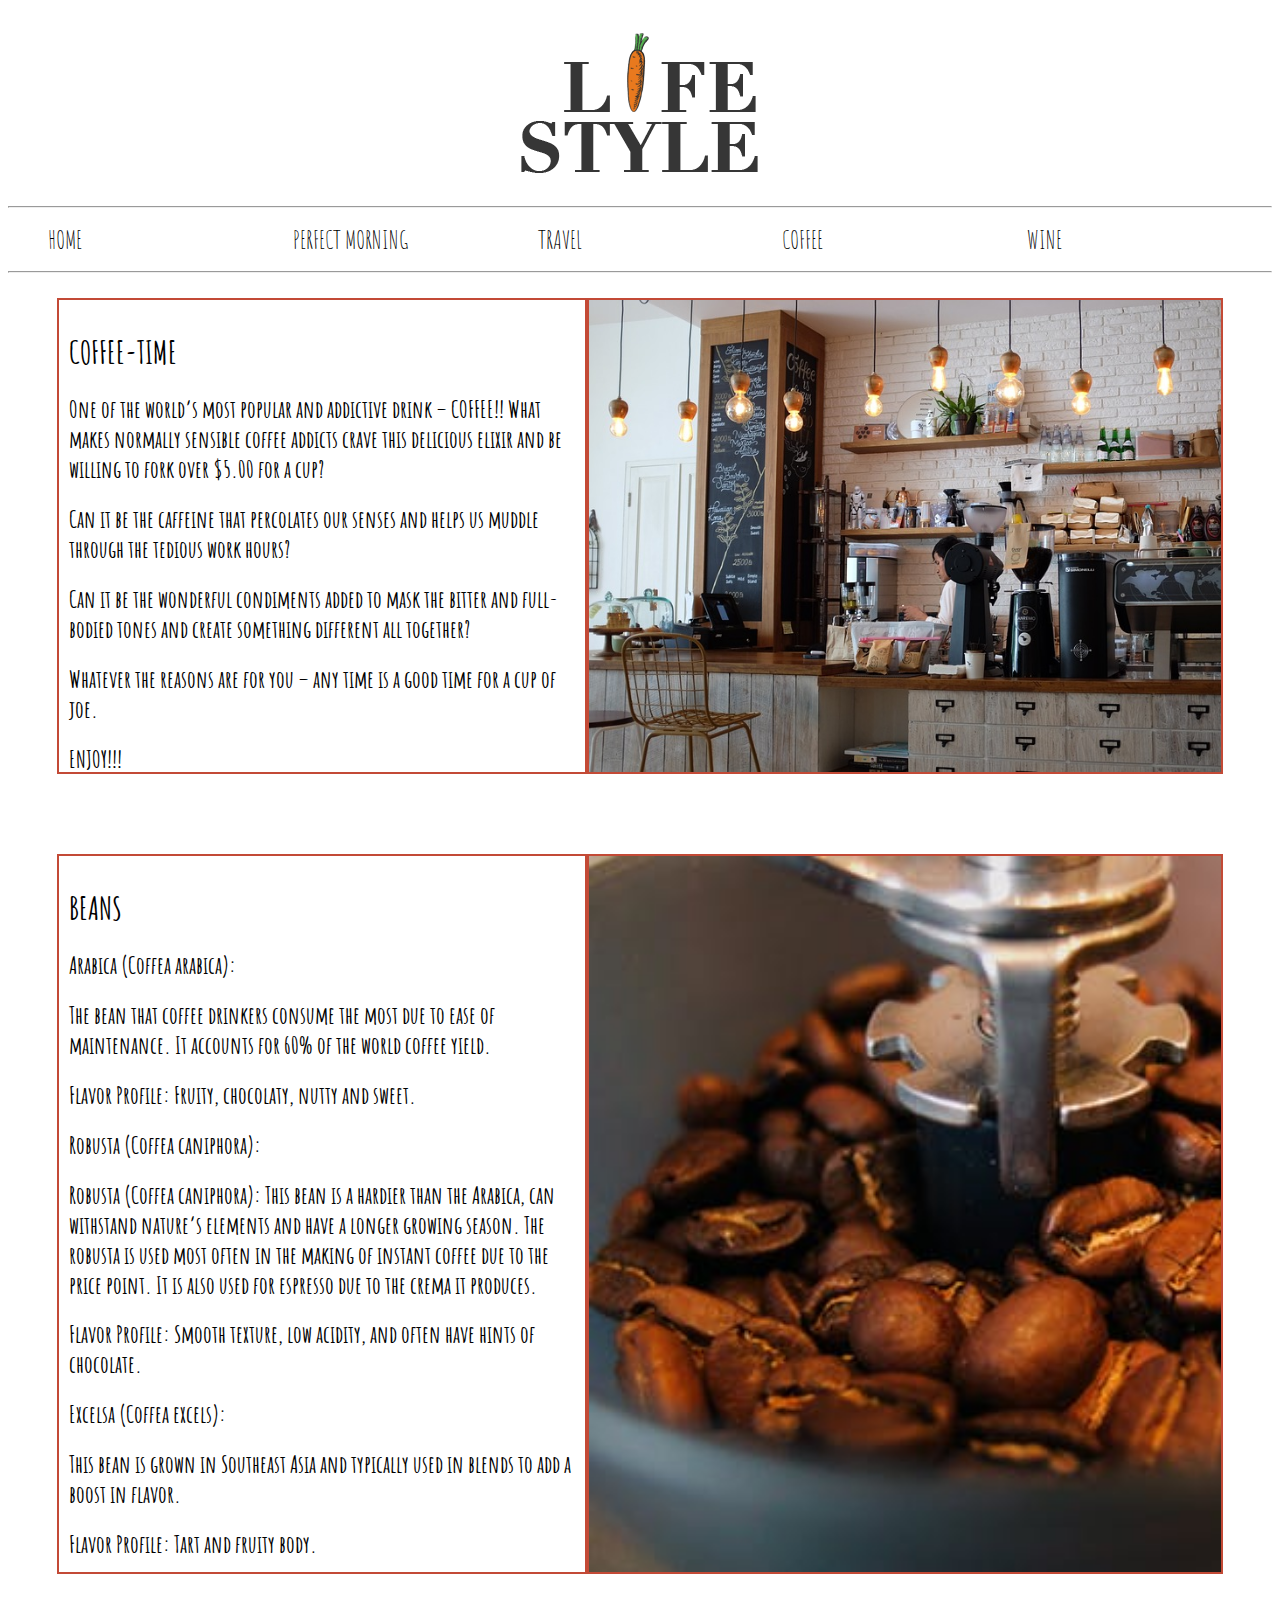
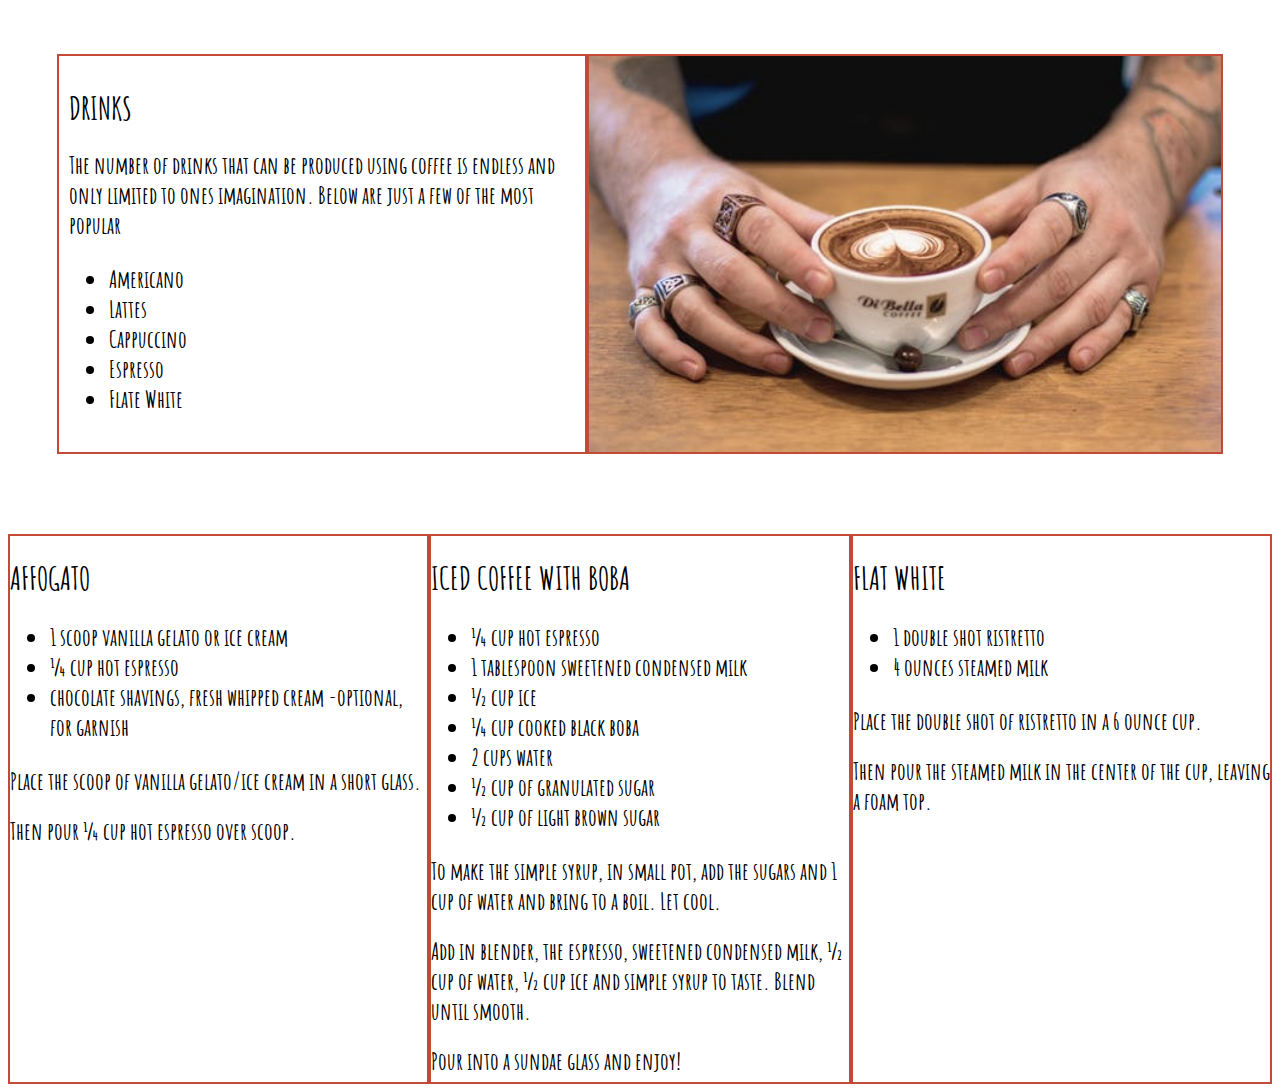
<file: orange/coffee.html>
<!doctype html>
<html>
<head>
    <link rel="stylesheet" type="text/css" href="coffee.css">
    <link href="https://fonts.googleapis.com/css?family=Amatic+SC|Fredericka+the+Great" rel="stylesheet">
</head>
<body> 
   <!-- testing -->
    <div class="wrapper">        
        <div class="logo">
            
        </div>     
        <div class="nav">
           <hr>
            <ul>
              <li><a href="index.html">HOME</a></li>
              <li><a href="perfect.html">PERFECT MORNING</a></li>
              <li><a href="travel.html">TRAVEL</a></li>
              <li><a href="coffee.html">COFFEE</a></li>
              <li><a href="wine.html">WINE</a></li>
             </ul>
            <hr>
        </div>
     </div>

    

     <div class="rowtop">
		 			
	   <div class="sec">
        <h1 id="topcoffee">COFFEE-TIME</h1>
		 	<h2>One of the world’s most popular and addictive drink – COFFEE!!  What makes normally sensible coffee addicts crave this delicious elixir and be willing to fork over $5.00 for a cup?  
            <h2>Can it be the caffeine that percolates our senses and helps us muddle through the tedious work hours?</h2>  
            <h2>Can it be the wonderful condiments added to mask the bitter and full-bodied tones and create something different all together?</h2>
            <h2>  Whatever the reasons are for you – any time is a good time for a cup of joe.</h2>
            <h2>ENJOY!!!</h2>
        </div>
	
        <div class="sec_coffee">
	    </div>
		    
	</div>		
	
        
<!-- Second section: Define bean types -->	
    <div class="row">
        
		  <div class="sec1">
            <h1 id="beans">BEANS</h1>
            <h2>Arabica (Coffea arabica):</h2>
              <h2>The bean that coffee drinkers consume the most due to ease of maintenance.  It accounts for 60% of the world coffee yield.</h2>
              <h2>Flavor Profile:  Fruity, chocolaty, nutty and sweet.</h2>
           
            
            <h2>Robusta (Coffea caniphora):</h2>
               <h2> Robusta (Coffea caniphora):  This bean is a hardier than the Arabica, can withstand nature’s elements and have a longer growing season.  The robusta is used most often in the making of instant coffee due to the price point.  It is also used for espresso due to the crema it produces.</h2>
               <h2>Flavor Profile:  Smooth texture, low acidity, and often have hints of chocolate. </h2> 
                        
            <h2>Excelsa (Coffea excels):</h2>
                <h2>This bean is grown in Southeast Asia and typically used in blends to add a boost in flavor.</h2>  
                <h2>Flavor Profile: Tart and fruity body.</h2>
             </div>
        
<!-- Remove img src from html and added as background in css. -->
            <div class="sec2"></div>
        
		</div>	

        
<!-- Third section: List drinks. -->	
    <div class="drink-row">	
        
		 <div class="sec3">
		 <h1 id="drinks">DRINKS</h1>
		 <h2>  The number of drinks that can be produced using coffee is endless and only limited to ones imagination.   Below are just a few of the most popular</h2>			 
          
          <h2><ul>
              <li><a href="#">Americano</a></li>
              <li><a href="#">Lattes</a></li>
              <li><a href="#">Cappuccino</a></li>
              <li><a href="#">Espresso</a></li>
              <li><a href="#">Flate White</a></li>
             </ul>
          </h2>  
          </div>
						 			 
        <div class="sec4"></div>
		    
     </div>		
         
<!-- Fourth section: Recipes. -->         
     <div class="recipe-row">
		 			
		 	<div class="rec1">
		      <h1 id="recepies">AFFOGATO</h1>
                
                <h2><ul>
                <li><a href="#"> 1 scoop vanilla gelato or ice cream </a></li>
                <li><a href="#"> ¼ cup hot espresso </a></li> 
                <li><a href="#"> chocolate shavings, fresh whipped cream -optional, for garnish </a></li> 
                </ul></h2>    
                    
                <h2>Place the scoop of vanilla gelato/ice cream in a short glass.</h2>   
                <h2>Then pour ¼ cup hot espresso over scoop.</h2>
                
				</div>
   
						 			 
             <div class="rec2">
		     
                 <h1 id="recepies">ICED COFFEE WITH BOBA</h1>
		 	     <h2><ul>
                 <li><a href="#">¼ cup hot espresso </a></li>
                 <li><a href="#">1 tablespoon sweetened condensed milk </a></li>
                 <li><a href="#">½ cup ice </a></li>    
                 <li><a href="#">¼ cup cooked black boba </a></li>
                 <li><a href="#">2 cups water </a></li>
                 <li><a href="#">½ cup of granulated sugar </a></li>
                <li><a href="#">½ cup of light brown sugar </a></li>
                </ul></h2>
                 
                 <h2>To make the simple syrup, in small pot, add the sugars and 1 cup of water and bring to a boil.  Let cool. </h2> 
                 <h2>Add in blender, the espresso, sweetened condensed milk, ½ cup of water, ½ cup ice and simple syrup to taste.  Blend until smooth. </h2> 
                 <h2>Pour into a sundae glass and enjoy!</h2>
                 
				</div>
                 
            <div class="rec3">
                
		      <h1 id="recepies">FLAT WHITE</h1>
              <h2><ul>
                 <li><a href="#">1 double shot ristretto </a></li>
                 <li><a href="#">4 ounces steamed milk </a></li>
                 </ul></h2>
                
                  <h2>Place the double shot of ristretto in a 6 ounce cup. </h2>
                  <h2> Then pour the steamed milk in the center of the cup, leaving a foam top.</h2>
                	  	 			
            </div>
        
         </div>
</file>
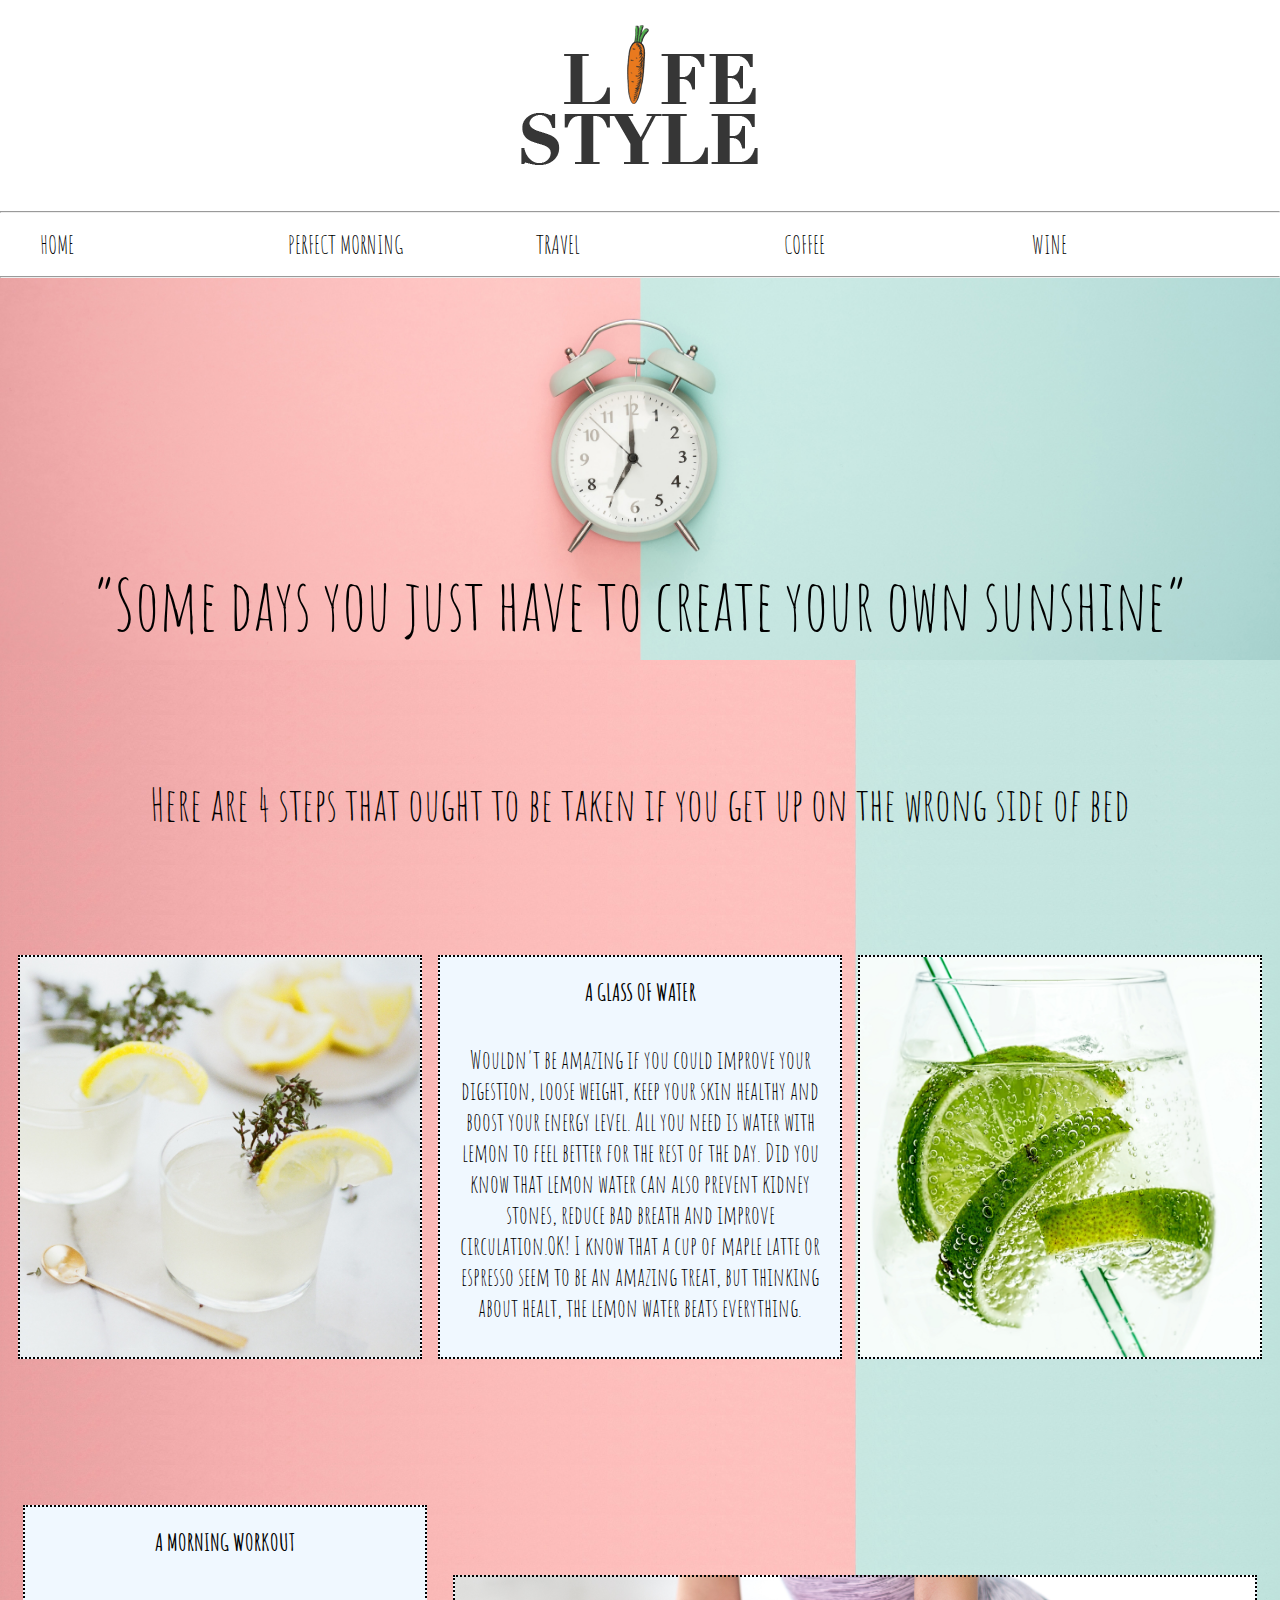
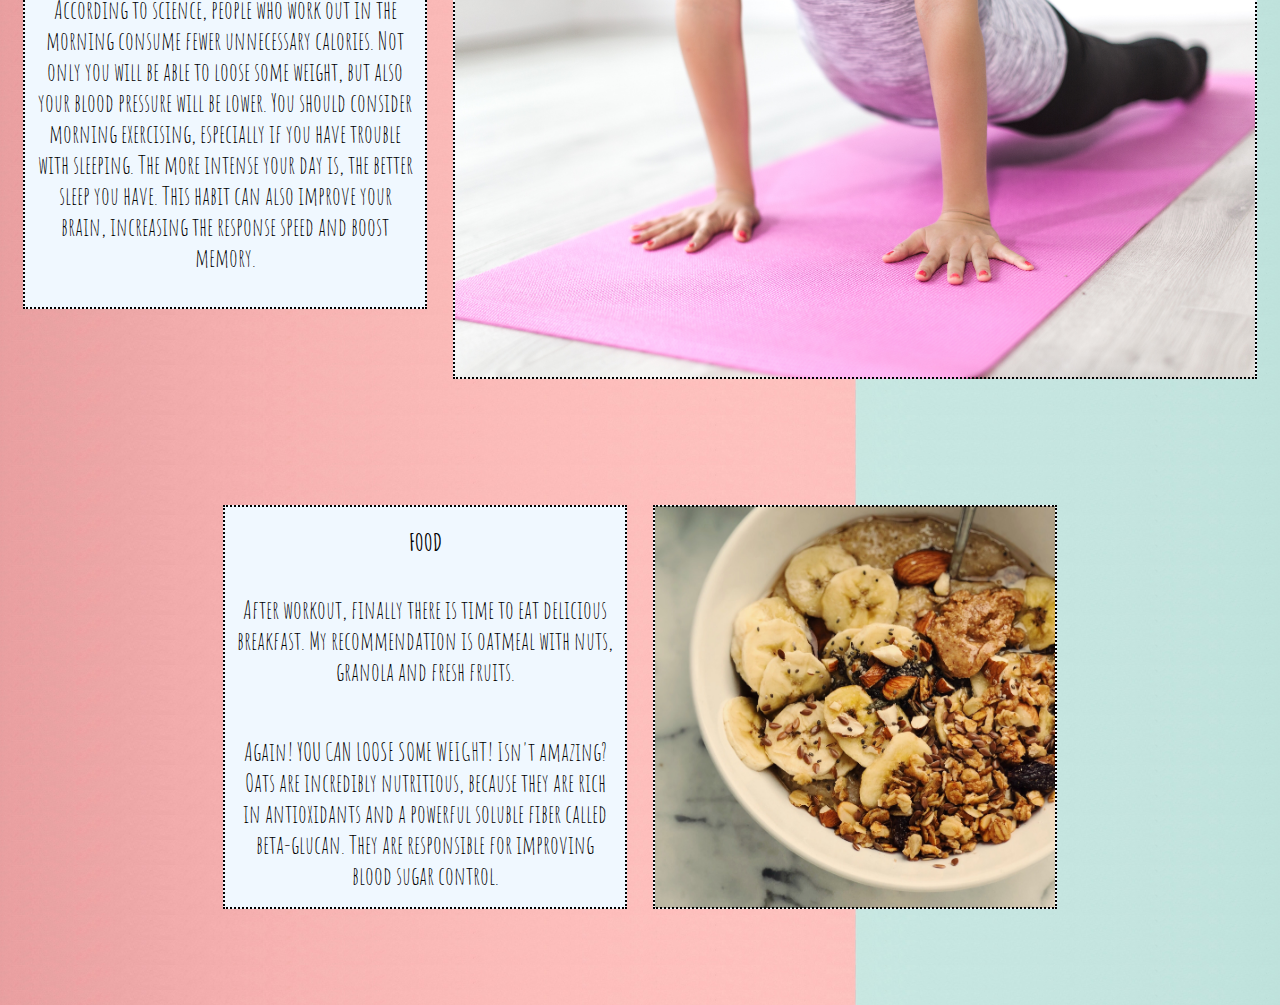
<file: orange/perfect.html>
<!doctype html>
<html>
    <head>
       <link rel="stylesheet" type="text/css" href="perfect.css">
        <link href="https://fonts.googleapis.com/css?family=Amatic+SC|Fredericka+the+Great" rel="stylesheet">
    </head>
    <body>
    <div class="wrapper">        
        <div class="logo">
            
        </div>    
        <div class="nav">
           <hr>
            <ul>
              <li><a href="index.html">HOME</a></li>
              <li><a href="perfect.html">PERFECT MORNING</a></li>
              <li><a href="travel.html">TRAVEL</a></li>
              <li><a href="coffee.html">COFFEE</a></li>
              <li><a href="wine.html">WINE</a></li>
            </ul>
            <hr>
        </div>
     </div>
    <div class="bed">
        <p class="quote">“Some days you just have to create your own sunshine” </p>
    </div>
    <div class="intro">
        <p>Here are 4 steps that ought to be taken if you get up on the wrong side of bed<p>
    </div>
    <div class="parent per">
        <div class="child water"> 
        </div>
        <div class="child text">
           <h2>A GLASS OF WATER</h2>
            <p class="habit">Wouldn't be amazing if you could improve your digestion, loose weight, keep your skin healthy and boost your energy level. All you need is water with lemon to feel better for the rest of the day. Did you know that lemon water can also prevent kidney stones, reduce bad breath and improve circulation.OK! I know that a cup of maple latte or espresso seem to be an amazing treat, but thinking about healt, the lemon water beats everything. </p>

        </div>
         <div class="child water2"> 
        </div>
    </div>
     <div class="parent per">
          <div class="child text">
            <h2>A MORNING WORKOUT</h2>
              <p class="habit">According to science, people who work out in the morning consume fewer unnecessary calories. Not only you will be able to loose some weight, but also your blood pressure will be lower. You should consider morning exercising, especially if you have trouble with sleeping. The more intense your day is, the better sleep you have. This habit can also improve your brain, increasing the response speed and boost memory.</p>
         </div>
        <div class="child meditation">     
        </div>
    </div>
    <div class="parent per granola">
          <div class="child text bre">
              <h2>FOOD</h2>
              <p class="habit">After workout, finally there is time to eat delicious breakfast. My recommendation is oatmeal with nuts, granola and fresh fruits. </p>
              <p class="habit">Again! YOU CAN LOOSE SOME WEIGHT! Isn't amazing? Oats are incredibly nutritious, because they are rich in antioxidants and a powerful soluble fiber called beta-glucan. They are responsible for improving blood sugar control.</p>
        </div>
        <div class="child breakfast">
        </div>
    </div>
    </body>
</html>
</file>
<file: css/style.css>
body{
    font-family: 'Assistant', sans-serif;
    background-color: #161719;
    margin: 1px;
    font-weight: normal;
    max-width: 100%;
      
}

@media only screen and (max-width:500px) {
  /* For mobile phones: */
  .big .bottom
    {width: 100%;}
    
  }


ul {
    list-style-type: none;
    margin: 0;
    padding: 0;
    overflow: hidden;
    background-color: #161719;
     letter-spacing: 0.3em;
    max-width: 100%;
}


li {
    float: left;
}

li a {
    display: block;
    color: white;
    text-align: center;
    margin: 3px;
    padding: 11px 28px;
    font-size:13px;
    text-decoration: none;
      max-width: 100%;
}
li a:hover {
    background-color: #35363a;}


.main{
  background-image: url("../img/color.png");
    max-width: 100%;
    height: auto;
    background-repeat: no-repeat;
    background-size: cover;
    background-position: center;
    padding:5%;
    color: white;

}

@media only screen and (max-width:500px){    
    .main {
        height: 600px; 
        background-image: url(../img/colormobile.png);}
    .text{
        margin-top: 25%;
        background-color: #161719;opacity :0.9;
        border: 2px solid white;
        font-weight: normal;  
        letter-spacing: 0.1em;
    }
}


.text{
    font-size: 2vh;
    text-align: left;
    background-color: #161719;opacity :0.9;
    border: 2px solid white;
    font-weight: normal;  
    letter-spacing: 0.1em;
    min-height: 100px;
    width: 650px;
    max-width: 100%;
    padding:1%;
    margin-top: 380px;
}


.button{
    color: white;
    background-color:#35363a ; 
    padding: 2%;
    color:black;
    font-size: 2vh;
}

.button a:link 
{ color: white; text-decoration: none;}
 .button a:visited 
{ color: white; text-decoration: none;}
 .button a:hover 
{ color: white; text-decoration: underline;}


.flex-grid{
     display: flex;
    justify-content:space-around;
    text-align: center;
    padding-left: 5%;
    padding-right: 5%;
    flex-flow: row; 
  flex-wrap: wrap;

}

.definition img{
   width: auto;
}

.flex-grid .col{
    flex:1;
    padding:3%;
}

.para{
    color: white;
    letter-spacing: 0.1em;
    text-decoration: none;
    text-align: center;
    font-size: 2vh;
    font-weight: normal;
    padding: 240px 10%;
    height: auto;
    width: 100%;
}
@media only screen and (max-width:500px) {
  /* For mobile phones: */
  .flex-grid 
    { display: block; margin: 20% 0%}
    .col{ width: 100%; margin: 0 0 1px 0; padding:0; }
    .para{ padding: 0; text-align: left;
    }
    .img{
        width: 400px;
        height: auto;
    }
  }


.para h2{
    color: #c91f27;
    text-align: center;
    font-style: italic;
    width: 100%;
}




.select h2{
    margin-right: 2%;
    font-size: 5vh;
    margin:0% 5%;
    padding-top: 3%;
    text-align: center;
    color: white;
    
}

.parent{
    display: flex;
    justify-content:center;
    text-align: center;
    font-size: 2vh;
    padding: 3% 5%;
    margin:1% 5%;
    letter-spacing: 0.1em;
    color: white;
}



.mini{
    width: 330px;
    height: 400px;
    background: #161719; 
    -webkit-transition: width 2s;
    transition: width 2s;
    margin: 1%;
    font-size: 30px;
    border: 2px solid white;    
}

.mini:hover {
  width: 1100px;
}


@media only screen and (max-width:400px){    
    .mini {
        max-width: 500px; 
        flex: 1;
        margin-bottom: 30%;
    }
    .select h2{ padding-top: 10%; text-align: left;
        
    }
}

.image{
     background-image:url(../img/cityillust.png);
     background-repeat: no-repeat;
     background-position: center;
     opacity: 0.9
}

.color{
     background-image:url(../img/tubes.png);
     background-repeat: no-repeat;
     background-position: center;
     opacity: 0.9
    
}
 .mini a:link 
{ color:white; text-decoration: none;}

.mini a:visited 
{ color: white; text-decoration: none;}

 .mini a:hover 
{ color: white; text-decoration: underline;}

.texts{
    padding-top: 30px;
}



.bottom{
    background-color: #35363a;
    color: white;
    display: flex;
    
    justify-content: space-around;
    padding:0% 5%;
    font-size: 2vh;
    letter-spacing: 0.1em;
   
}
.home{
    flex: 1;
    text-align: left;
    margin: 3%;
     max-width: 100%;
    height: auto;
        overflow: hidden;

  
}


@media only screen and (max-width:500px) {
  /* For mobile phones: */
  .bottom
    { display: block; margin: 20% 0%}
    .home{ width: 100%; margin: 0 0 1px 0; padding:0; }
    
    }


 .home a:link 
{ color: white; text-decoration: none;
}

 .home a:visited {
     color: white; 
     text-decoration: none;
}
 .home a:hover 
{ color: #161719;}

.social{
    display: flex;
    justify-content: space-around;
 
}
</file>
<file: orange/style.css>
.nav{
    position: sticky;
    top: 0;
    left: 0;
    right: 10;
    z-index: 90;
    width: 100%;
    height: 60px;
    background-color: #FFFFFF;    
}
img {width:100%;}
div {border:solid 1px transparent;}
a {text-decoration:none;
    color:black;}
.wrapper{
    position:sticky;
    top: 0;
    left: 0;
    right: 0;
    z-index: 0;
    width: 100%; 
    height: 60px;
    background-color: #FFFFFF;
    bottom: 0px;     
}
.logo{
    background-color: #FFFFFF; 
    height:100px;
    background-image:url('img/logo.png');
    background-repeat: no-repeat;
    background-position: center;
    padding-bottom: 40px;
}
.nav{padding-top: 1%;
    padding-bottom: 1%;
    background-color: #FFFFFF;
}
.nav li {flex:1;
    font-family: 'Amatic SC', cursive;
    font-size: 25px;
}
.nav ul {display: flex;
    justify-content: space-around;
    list-style-type: none;
}

ul a :link 
{ color: black; text-decoration: none;}

ul a:visited 
{ color: black; text-decoration: none;}

ul a:hover {
    color: black; 
    text-decoration: underline; 
}

.main{
    background-image: url(img/hero.jpg);
    background-repeat: no-repeat;
    height:   1300px;
    max-width:1800px; 
    margin-top: 250px;
    /*margin-left: 14%;
    margin-right: 10%;*/
    padding: 0%;
}

/*.main h1{
    
    color: white;
    padding-top: 500px;
    padding-left: 250px;
    font-size: 150px;
    letter-spacing: 0.3em;}*/
 .main h1 {
  font-family: 'Amatic SC', cursive;
  letter-spacing: 0.3em;
  padding-top: 500px;
  padding-left: 200px;
  grid-area: text;
  font-size: 15vmin;
  margin: 0;
  color: white;
  text-shadow: 0.8vmin 1vmin dodgerblue , -0.8vmin -0.8vmin 0 #D53A33;
     overflow: hidden;
     animation: 
    typing 5s steps(40, end),
    blink-caret .75s infinite;
}

@keyframes typing {
  from { width: 0 }
  to { width: 100% }
}


.box {
    margin-left: %;
    height:400px;
    width:400px;
    flex:1;
    font-family: 'Amatic SC', cursive;
    font-size: 40px;
    text-align: left;}
.box h2 {padding-top: 270px;
        padding-left:30px;}
.first {margin-top:240px;
        margin-bottom: 20px;}
.second {margin-bottom: 50px;}
.parent {display: flex;
        justify-content: space-around;}
.one {background-image: url('img/bed-bedroom-blanket-545015.jpg');
    margin-left: 150px;
    margin-right: 10px;
    background-position: top;
    background-size: cover;
    background-repeat: no-repeat;}
.two {background-image: url('img/large.JPG');
    margin-right: 150px;
    margin-left: 10px;
     background-position: right;
    background-size: cover;
    background-repeat: no-repeat;}
.three {background-image:url('img/caffeine-coffee-cup-6347.jpg');
        margin-left: 150px;
        margin-right: 10px;
         background-position: center;
    background-size: cover;
    background-repeat: no-repeat;}
.four {background-image: url('img/glass-pouring-red-15229.jpg');
        margin-right: 150px;
        margin-left: 10px;
         background-position: center;
    background-size: cover;
    background-repeat: no-repeat;}
</file>
<file: css/about.css>
body{
    font-family: 'Assistant', sans-serif;
    background-color: #161719;
    margin: 1px;
    font-weight: normal;
    min-width: 560px
}


.big{
    padding-bottom: 5%
}

ul {
    list-style-type: none;
    margin: 0;
    padding: 0;
    overflow: hidden;
    background-color: #161719;
     letter-spacing: 0.3em;
}


li {
    float: left;
}

li a {
    display: block;
    color: white;
    text-align: center;
    margin: 3px;
    padding: 14px 50px;
    font-size:18px;
    text-decoration: none;
}
li a:hover {
    background-color: #35363a;}

.main{
   color: white;
    text-align: center;
    margin-top: 100px;
    margin-bottom: 150px;
    letter-spacing: 0.3em;
    font-size: 45px;

}

.main h1{
    font-size: 45px
}

.main h2{
    font-weight: normal;
}

.box{
     display: flex;
    justify-content:flex-start;
    text-align: left;
    padding-top: 3%;
    padding-left: 5%;
    padding-right: 5%;
    margin-bottom: 0px;
    font-size: 20px;
    background-image: url(../img/back.png);
}

.mini{
    flex:1;
    color: white;
    padding: 2%;
    letter-spacing: 0.1em;
}

.image{

}

.mini p{
    margin-top:0px;
    margin-bottom: 50px;
    
}

.button{
    padding: 2%;
    margin-left: 70%;
    font-size: 25px;
}

.button a:link 
{ color: white; text-decoration: none;}
 .button a:visited 
{ color: white; text-decoration: none;}
 .button a:hover 
{ color: white; text-decoration: underline;}



.bottom{
    background-color: #35363a;
    color: white;
    display: flex;
    justify-content: space-around;
    padding:0% 5%;
    font-size: 20px;
    letter-spacing: 0.1em;
}
.home{
    flex: 1;
    text-align: left;
    margin: 3%;
  
}


 .home a:link 
{ color: white; text-decoration: none;
}

 .home a:visited {
     color: white; 
     text-decoration: none;
}
 .home a:hover 
{ color: #161719;}

.social{
    display: flex;
    justify-content: space-around;
}
</file>
<file: css/color.css>
body{
    font-family: 'Assistant', sans-serif;
    background-color: #161719;
    margin: 1px;
    font-weight: normal;
    min-width: 560px;
}

.big{
    padding-bottom: 5%
}

ul {
    list-style-type: none;
    margin: 0;
    padding: 0;
    overflow: hidden;
    background-color: #161719;
     letter-spacing: 0.3em;
}


li {
    float: left;
}

li a {
    display: block;
    color: white;
    text-align: center;
    margin: 3px;
    padding: 14px 50px;
    font-size:18px;
    text-decoration: none;
}
li a:hover {
    background-color: #35363a;}


h1{
     color: white;
    text-align: center;
    margin-top: 100px;
    margin-bottom: 100px;
    letter-spacing: 0.3em;
    font-size: 45px;
}

.dots{
    margin-left:39%;
    margin-right: 38%;
}

.dot {
  height: 30px;
  width: 30px;
  border-radius: 50%;
  display: inline-block;
  padding: 5px;
margin: 5px;
    transition: width 1s, height 1s;

}

.r:hover {
  width: 40px;
  height: 40px;}

.o:hover {
  width: 40px;
  height: 40px;}

.y:hover {
  width: 40px;
  height: 40px;}

.g:hover {
  width: 40px;
  height: 40px;}

.b:hover {
  width: 40px;
  height: 40px;}

.pp:hover {
  width: 40px;
  height: 40px;}

.bl:hover {
  width: 40px;
  height: 40px;}

.w:hover {
  width: 40px;
  height: 40px;}

.r{
     background-color: #f91b40;}

.o{
     background-color: #f9911b;}

.y{
     background-color: #f9d71b;}

.g{
     background-color: #1bf995;}

.b{
     background-color: #1b77f9;}

.pp{
     background-color: #f11bf9;}

.bl{
     background-color: black;}

.w{
   background-color: white; }

.parent{
    display: flex;
    justify-content: space-around;
    margin: 2% 5% 2% 5%;
    text-align: center;
    font-size: 20px;
    letter-spacing: 0.2em;
}
.mini{
background-color: white; 
    margin: 10px;
padding: 10px;
text-align: center;
    background: white; 
 width: 400px;

}

.small{
    width: 400px;
    height: 369px;
}




.bottom{
    background-color: #35363a;
    color: white;
    display: flex;
    justify-content: space-around;
    padding:0% 5%;
    font-size: 20px;
    letter-spacing: 0.1em;
}
.home{
    flex: 1;
    text-align: left;
    margin: 3%;
  
}


 .home a:link 
{ color: white; text-decoration: none;
}

 .home a:visited {
     color: white; 
     text-decoration: none;
}
 .home a:hover 
{ color: #161719;}

.social{
    display: flex;
    justify-content: space-around;
}
</file>
<file: css/contact.css>
body{
    font-family: 'Assistant', sans-serif;
    background-color: #161719;
    margin: 1px;
    font-weight: normal;
    min-width: 560px
}


.big{
    padding-bottom: 5%
}

ul {
    list-style-type: none;
    margin: 0;
    padding: 0;
    overflow: hidden;
    background-color: #161719;
     letter-spacing: 0.3em;
}


li {
    float: left;
}

li a {
    display: block;
    color: white;
    text-align: center;
    margin: 3px;
    padding: 14px 50px;
    font-size:18px;
    text-decoration: none;
}
li a:hover {
    background-color: #35363a;}


.main{
   color: white;
    text-align: center;
    margin-top: 100px;
    margin-bottom: 150px;
    letter-spacing: 0.3em;

}

.main h1{
    font-size: 45px
}

.box{
     display: flex;
    justify-content:space-around;
    text-align: left;
    padding-top: 0%;
    padding-left: 5%;
    padding-right: 5%;
    margin-bottom: 0px;
    letter-spacing: 0.1em;
}

.mini{
    flex:1;
    color: white;
    padding: 2%;
}

h2{
    font-size: 45px;
    letter-spacing: 0.1em;
    color:white;
    padding:0% 7%;
    margin: 0
}

.mini p{
    font-size: 20px;
}

.mini h3{
    font-size: 30px;
    margin-bottom: 0px;
    color:white;
    
}



.green{
    color: mediumseagreen;
    font-weight:600;
    letter-spacing: 0.3em;
}



.bottom{
    background-color: #35363a;
    color: white;
    display: flex;
    justify-content: space-around;
    padding:0% 5%;
    font-size: 20px;
    letter-spacing: 0.1em;
}
.home{
    flex: 1;
    text-align: left;
    margin: 3%;
  
}


 .home a:link 
{ color: white; text-decoration: none;
}

 .home a:visited {
     color: white; 
     text-decoration: none;
}
 .home a:hover 
{ color: #161719;}

.social{
    display: flex;
    justify-content: space-around;
}
</file>
<file: css/green.css>
body{
    font-family: 'Assistant', sans-serif;
    background-color: #161719;
    margin: 1px;
    font-weight: normal;
    min-width: 560px;
}

.big{
    padding-bottom: 5%
}

ul {
    list-style-type: none;
    margin: 0;
    padding: 0;
    overflow: hidden;
    background-color: #161719;
     letter-spacing: 0.3em;
}


li {
    float: left;
}

li a {
    display: block;
    color: white;
    text-align: center;
    margin: 3px;
    padding: 14px 50px;
    font-size:18px;
    text-decoration: none;
}
li a:hover {
    background-color: #35363a;}

h1{
     color: white;
    text-align: center;
    margin-top: 100px;
    margin-bottom: 100px;
    letter-spacing: 0.3em;
    font-size: 45px;
}

.dots{
    margin-left:39%;
    margin-right: 38%;
}

.dot {
  height: 30px;
  width: 30px;
  border-radius: 50%;
  display: inline-block;
  padding: 5px;
margin: 5px;
    transition: width 1s, height 1s;

}

.r:hover {
  width: 40px;
  height: 40px;}

.o:hover {
  width: 40px;
  height: 40px;}

.y:hover {
  width: 40px;
  height: 40px;}

.g:hover {
  width: 40px;
  height: 40px;}

.b:hover {
  width: 40px;
  height: 40px;}

.pp:hover {
  width: 40px;
  height: 40px;}

.bl:hover {
  width: 40px;
  height: 40px;}

.w:hover {
  width: 40px;
  height: 40px;}

.r{
     background-color: #f91b40;}

.o{
     background-color: #f9911b;}

.y{
     background-color: #f9d71b;}

.g{
     background-color: #1bf995;}

.b{
     background-color: #1b77f9;}

.pp{
     background-color: #f11bf9;}

.bl{
     background-color: black;}

.w{
   background-color: white; }

.parent{
    display: flex;
    justify-content: space-around;
    margin: 2% 5% 2% 5%;
    text-align: center;
    font-size: 20px;
    letter-spacing: 0.2em;
}
.mini{
background-color: white; 
    margin: 10px;
padding: 10px;
text-align: center;
    background: white; 
 width: 400px;
    height: 370px;

}

.small{
    width: 400px;
    height: 369px;
}


.mini h4{
    font-style: oblique;
    font-size: 30px;
    margin: 1%;
    padding-top:160px;
    
}



.bottom{
    background-color: #35363a;
    color: white;
    display: flex;
    justify-content: space-around;
    padding:0% 5%;
    font-size: 20px;
    letter-spacing: 0.1em;
}
.home{
    flex: 1;
    text-align: left;
    margin: 3%;
  
}


 .home a:link 
{ color: white; text-decoration: none;
}

 .home a:visited {
     color: white; 
     text-decoration: none;
}
 .home a:hover 
{ color: #161719;}

.social{
    display: flex;
    justify-content: space-around;
}
</file>
<file: css/new.css>
body{
    font-family: 'Assistant', sans-serif;
    background-color: #161719;
    margin: 1px;
    font-weight: normal;
    min-width: 560px;
}

.big{
    padding-bottom: 5%
}

ul {
    list-style-type: none;
    margin: 0;
    padding: 0;
    overflow: hidden;
    background-color: #161719;
     letter-spacing: 0.3em;
}


li {
    float: left;
}

li a {
    display: block;
    color: white;
    text-align: center;
    margin: 3px;
    padding: 14px 50px;
    font-size:18px;
    text-decoration: none;
}
li a:hover {
    background-color: #35363a;}

h1{
    color: white;
    text-align: center;
    margin-top: 100px;
    margin-bottom: 150px;
    letter-spacing: 0.3em;
    font-size: 45px;

}



.parent{
    display: flex;
    justify-content: space-around;
    margin: 3% 5% 2% 5%;
    text-align: center;
    font-size: 20px;
    letter-spacing: 0.2em;
}
.mini{
background-color: white;
    margin: 10px;
padding: 10px;
text-align: center;
    background: white; 
    -webkit-transition: width 2s;
    transition: width 2s;
 width: 400px;

}

.mini:hover {
  width: 500px;
}
.parent h4{
    font-style: oblique;
    font-size: 30px;
    margin: 1%;
}

 .mini a:link 
{ color:#161719 ; text-decoration: none;}
 .mini a:visited 
{ color: #161719; text-decoration: none;}
 .mini a:hover 
{ color: #161719; text-decoration: underline;}

.parent p{
    margin: 1%;
}

.yufuin{
    background-color: #161719;
    width: 400px;
    height: 450px;
    border: 2px solid white;
}


.yufuin h4{
    color: white;
    padding-top:210px;
    
}



.bottom{
    background-color: #35363a;
    color: white;
    display: flex;
    justify-content: space-around;
    padding:0% 5%;
    font-size: 20px;
    letter-spacing: 0.1em;
}
.home{
    flex: 1;
    text-align: left;
    margin: 3%;
  
}


 .home a:link 
{ color: white; text-decoration: none;
}

 .home a:visited {
     color: white; 
     text-decoration: none;
}
 .home a:hover 
{ color: #161719;}

.social{
    display: flex;
    justify-content: space-around;
}
</file>
<file: css/orange.css>
body{
    font-family: 'Assistant', sans-serif;
    background-color: #161719;
    margin: 1px;
    font-weight: normal;
    min-width: 560px;
}

.big{
    padding-bottom: 5%
}

ul {
    list-style-type: none;
    margin: 0;
    padding: 0;
    overflow: hidden;
    background-color: #161719;
     letter-spacing: 0.3em;
}


li {
    float: left;
}

li a {
    display: block;
    color: white;
    text-align: center;
    margin: 3px;
    padding: 14px 50px;
    font-size:18px;
    text-decoration: none;
}
li a:hover {
    background-color: #35363a;}

h1{
     color: white;
    text-align: center;
    margin-top: 100px;
    margin-bottom: 100px;
    letter-spacing: 0.3em;
    font-size: 45px;
}

.dots{
    margin-left:39%;
    margin-right: 38%;
}

.dot {
  height: 30px;
  width: 30px;
  border-radius: 50%;
  display: inline-block;
  padding: 5px;
margin: 5px;
    transition: width 1s, height 1s;

}

.r:hover {
  width: 40px;
  height: 40px;}

.o:hover {
  width: 40px;
  height: 40px;}

.y:hover {
  width: 40px;
  height: 40px;}

.g:hover {
  width: 40px;
  height: 40px;}

.b:hover {
  width: 40px;
  height: 40px;}

.pp:hover {
  width: 40px;
  height: 40px;}

.bl:hover {
  width: 40px;
  height: 40px;}

.w:hover {
  width: 40px;
  height: 40px;}

.r{
     background-color: #f91b40;}

.o{
     background-color: #f9911b;}

.y{
     background-color: #f9d71b;}

.g{
     background-color: #1bf995;}

.b{
     background-color: #1b77f9;}

.pp{
     background-color: #f11bf9;}

.bl{
     background-color: black;}

.w{
   background-color: white; }

.parent{
    display: flex;
    justify-content: space-around;
    margin: 2% 5% 2% 5%;
    text-align: center;
    font-size: 20px;
    letter-spacing: 0.2em;
}
.mini{
background-color: white; 
    margin: 10px;
padding: 10px;
text-align: center;
    background: white; 
 width: 400px;
    height: 370px;

}

.small{
    width: 400px;
    height: 369px;
}


.mini h4{
    font-style: oblique;
    font-size: 30px;
    margin: 1%;
    padding-top:160px;
    
}



.bottom{
    background-color: #35363a;
    color: white;
    display: flex;
    justify-content: space-around;
    padding:0% 5%;
    font-size: 20px;
    letter-spacing: 0.1em;
}
.home{
    flex: 1;
    text-align: left;
    margin: 3%;
  
}


 .home a:link 
{ color: white; text-decoration: none;
}

 .home a:visited {
     color: white; 
     text-decoration: none;
}
 .home a:hover 
{ color: #161719;}

.social{
    display: flex;
    justify-content: space-around;
}
</file>
<file: css/yellow.css>
body{
    font-family: 'Assistant', sans-serif;
    background-color: #161719;
    margin: 1px;
    font-weight: normal;
    min-width: 560px;
}

.big{
    padding-bottom: 5%
}

ul {
    list-style-type: none;
    margin: 0;
    padding: 0;
    overflow: hidden;
    background-color: #161719;
     letter-spacing: 0.3em;
}


li {
    float: left;
}

li a {
    display: block;
    color: white;
    text-align: center;
    margin: 3px;
    padding: 14px 50px;
    font-size:18px;
    text-decoration: none;
}
li a:hover {
    background-color: #35363a;}

h1{
     color: white;
    text-align: center;
    margin-top: 100px;
    margin-bottom: 100px;
    letter-spacing: 0.3em;
    font-size: 45px;
}

.dots{
    margin-left:39%;
    margin-right: 38%;
}

.dot {
  height: 30px;
  width: 30px;
  border-radius: 50%;
  display: inline-block;
  padding: 5px;
margin: 5px;
    transition: width 1s, height 1s;

}

.r:hover {
  width: 40px;
  height: 40px;}

.o:hover {
  width: 40px;
  height: 40px;}

.y:hover {
  width: 40px;
  height: 40px;}

.g:hover {
  width: 40px;
  height: 40px;}

.b:hover {
  width: 40px;
  height: 40px;}

.pp:hover {
  width: 40px;
  height: 40px;}

.bl:hover {
  width: 40px;
  height: 40px;}

.w:hover {
  width: 40px;
  height: 40px;}

.r{
     background-color: #f91b40;}

.o{
     background-color: #f9911b;}

.y{
     background-color: #f9d71b;}

.g{
     background-color: #1bf995;}

.b{
     background-color: #1b77f9;}

.pp{
     background-color: #f11bf9;}

.bl{
     background-color: black;}

.w{
   background-color: white; }

.parent{
    display: flex;
    justify-content: space-around;
    margin: 2% 5% 2% 5%;
    text-align: center;
    font-size: 20px;
    letter-spacing: 0.2em;
}
.mini{
background-color: white; 
    margin: 10px;
padding: 10px;
text-align: center;
    background: white; 
 width: 400px;
    height: 370px;

}

.small{
    width: 400px;
    height: 369px;
}


.mini h4{
    font-style: oblique;
    font-size: 30px;
    margin: 1%;
    padding-top:160px;
    
}



.bottom{
    background-color: #35363a;
    color: white;
    display: flex;
    justify-content: space-around;
    padding:0% 5%;
    font-size: 20px;
    letter-spacing: 0.1em;
}
.home{
    flex: 1;
    text-align: left;
    margin: 3%;
  
}


 .home a:link 
{ color: white; text-decoration: none;
}

 .home a:visited {
     color: white; 
     text-decoration: none;
}
 .home a:hover 
{ color: #161719;}

.social{
    display: flex;
    justify-content: space-around;
}
</file>
<file: orange/coffee.css>
/* LOGO AND NAV IN FIXED POSITION */
.nav{
    position: sticky;
    top: 0;
    left: 0;
    right: 10;
    z-index: 90;
    width: 100%;
    height: 60px;
    background-color: #F4F2F3;    
}
img {width:100%;}

a {text-decoration:none;
    color:#000000;}
.wrapper {
    position:sticky;
    top: 0;
    left: 0;
    right: 0;
    z-index: 0;
    width: 100%; 
    height: 60px;
    background-color: #FFFFFF;
    bottom: 0px;     
}
.logo{
    background-color: #FFFFFF; 
    height:150px;
    background-image:url('img/logo.png');
    background-repeat: no-repeat;
    background-position: center;
    padding-bottom: 40px;

}
.nav {
    background-color: #FFFFFF;
}


.nav li {
    flex:1;
    font-family: 'Amatic SC', cursive;
    font-size: 25px;
}
.nav ul {
    display: flex;
    justify-content: space-around;
    list-style-type: none;
}

/* INTRO PORTION */
.rowtop {
    font-family: 'Amatic SC', cursive;
    margin-top:230px;
    height:476px;
	width:auto;
	display:flex;
	justify-content:center;
		}

.sec {
    width:40%;
	padding:10px;
	 border:solid 2px #C34A36;
  
	}

.sec_coffee {
    background-image: url(img/topcoffee.jpg);
    background-size: cover;
    width: 50%;
    align-content:center;
    border:solid 2px #C34A36;
       }

/* BEANS PORTION */
.row {
        font-family: 'Amatic SC', cursive;
        margin-top:80px;
        height:720px;
		width:auto;
		display:flex;
        justify-content:center;
		}
/* BEANS SECTIONS */
.sec1 {
    width:40%;
	padding:10px;
	 border:solid 2px #C34A36;
  
	}

.sec2 {
    background-image: url(img/beans.jpg);
    background-size: cover;
    width: 50%;
    align-content:center;
    border:solid 2px #C34A36;
       }

/* DRINK PORTION */
.drink-row {
    font-family: 'Amatic SC', cursive;
    margin-top:80px;
    height:400px;
	width:auto;
	display:flex;
	justify-content:center;
            }
/* DRINK SECTIONS */
.sec3 {
    width:40%;
	padding:10px;
    border:solid 2px #C34A36;
       }

.sec4 {
    background-image: url(img/drinks.jpg);
    background-size: cover;
    width: 50%;
    align-content:center;
    border:solid 2px #C34A36;
      }


/* RECIPE PORTION */
.recipe-row {
    font-family: 'Amatic SC', cursive;
    margin-top:80px;
    height:550px;
	width:auto;
	display:flex;
    justify-content:center;
		     }   
/* RECIPE SECTIONS */
.rec1 {
    width:33%;
	border:solid 2px #C34A36;
  	 }

.rec2 {
      width:33%;
	  border:solid 2px #C34A36;
      }

.rec3 {
      width:33%;
	  border:solid 2px #C34A36;
       }
</file>
<file: orange/perfect.css>
body {margin:0;
    padding:0;
    background-image: url('img/alarm-clock-art-background-1037993-001.jpg');
    background-repeat: repeat;
    background-size:contain;
    background-position: left;}
.nav{padding-top: 1%;
    padding-bottom: 1%;
    position: sticky;
    top: 0;
    left: 0;
    right: 10;
    z-index: 90;
    width: 100%;
    height: 60px;
    background-color: #FFFFFF;    
}
a {text-decoration:none;
    color:black;}
img {
  
}
.wrapper{
    position:sticky;
    top: 0;
    left: 0;
    right: 0;
    z-index: 0;
    width: 100%; 
    height: 60px;
    background-color: #FFFFFF;
    bottom: 0px;     
}
.logo{
    background-color: #FFFFFF; 
    height:150px;
    background-image:url('img/logo.png');
    background-repeat: no-repeat;
    background-position: center;
    padding-bottom: 40px;

}
.nav{
    background-color: #FFFFFF;
}
.nav li {flex:1;
    font-family:'Amatic SC', cursive;
    font-size: 25px;
}
.nav ul {display: flex;
    justify-content: space-around;
    list-style-type: none;}

ul a :link 
{ color: black; text-decoration: none;}

ul a:visited 
{ color: black; text-decoration: none;}

ul a:hover {
    color: black; 
    text-decoration: underline; 
}


.parent {display:flex;
justify-content: space-around;
height:400px;}
.child {height:400px;
        width:400px;
        background-color: aliceblue;
        border:dotted 2px black;}
.text {text-align: center;
        font-family: 'Amatic SC', cursive;
        border: 2px black dotted;}
.bed {margin-top: 200px;
    flex:1;
    background-image: url('img/alarm-clock-art-background-1037993.jpg');background-position: right;
background-repeat: no-repeat;
background-size: cover;
height:400px;}
.textbed {flex:1;}
.water {background-image: url('img/blur-breakfast-cocktail-316891.jpg');
background-position:right bottom;
background-repeat: no-repeat;
background-size: cover;}
.meditation {width:800px;
    background-image: url('img/balance-body-exercise-374101.jpg');
background-position: center;
background-repeat: no-repeat;
background-size: cover;
margin-top: 70px;}
.water2 {background-image: url('img/alcohol-bar-beverage-34293.jpg');
background-position: center;
background-repeat: no-repeat;
background-size: cover;}
.per {margin-top: 100px;
    margin-bottom: 150px;
    margin-right: 0.8%;
    margin-left: 0.8%;}
.breakfast {background-image: url('img/bowl-breakfast-cereal-bowl-949069.jpg');
background-position: center;
background-repeat: no-repeat;
background-size: cover;
margin-right: 200px;
margin-bottom: 50px;}
.bre {margin-left: 200px;}
.habit {padding:3%;
        text-align: center;
        font-size: 25px;}
.quote {font-size: 70px;
        text-align: center;
        font-family: 'Amatic SC', cursive;
        padding-top: 300px;
}
.intro {height:150px;}
.intro p {text-align:center;
            font-size: 45px;
            font-family: 'Amatic SC', cursive;
            padding-top: 70px;}
.granola {margin-top:200px;
        margin-bottom:100px;}
</file>
